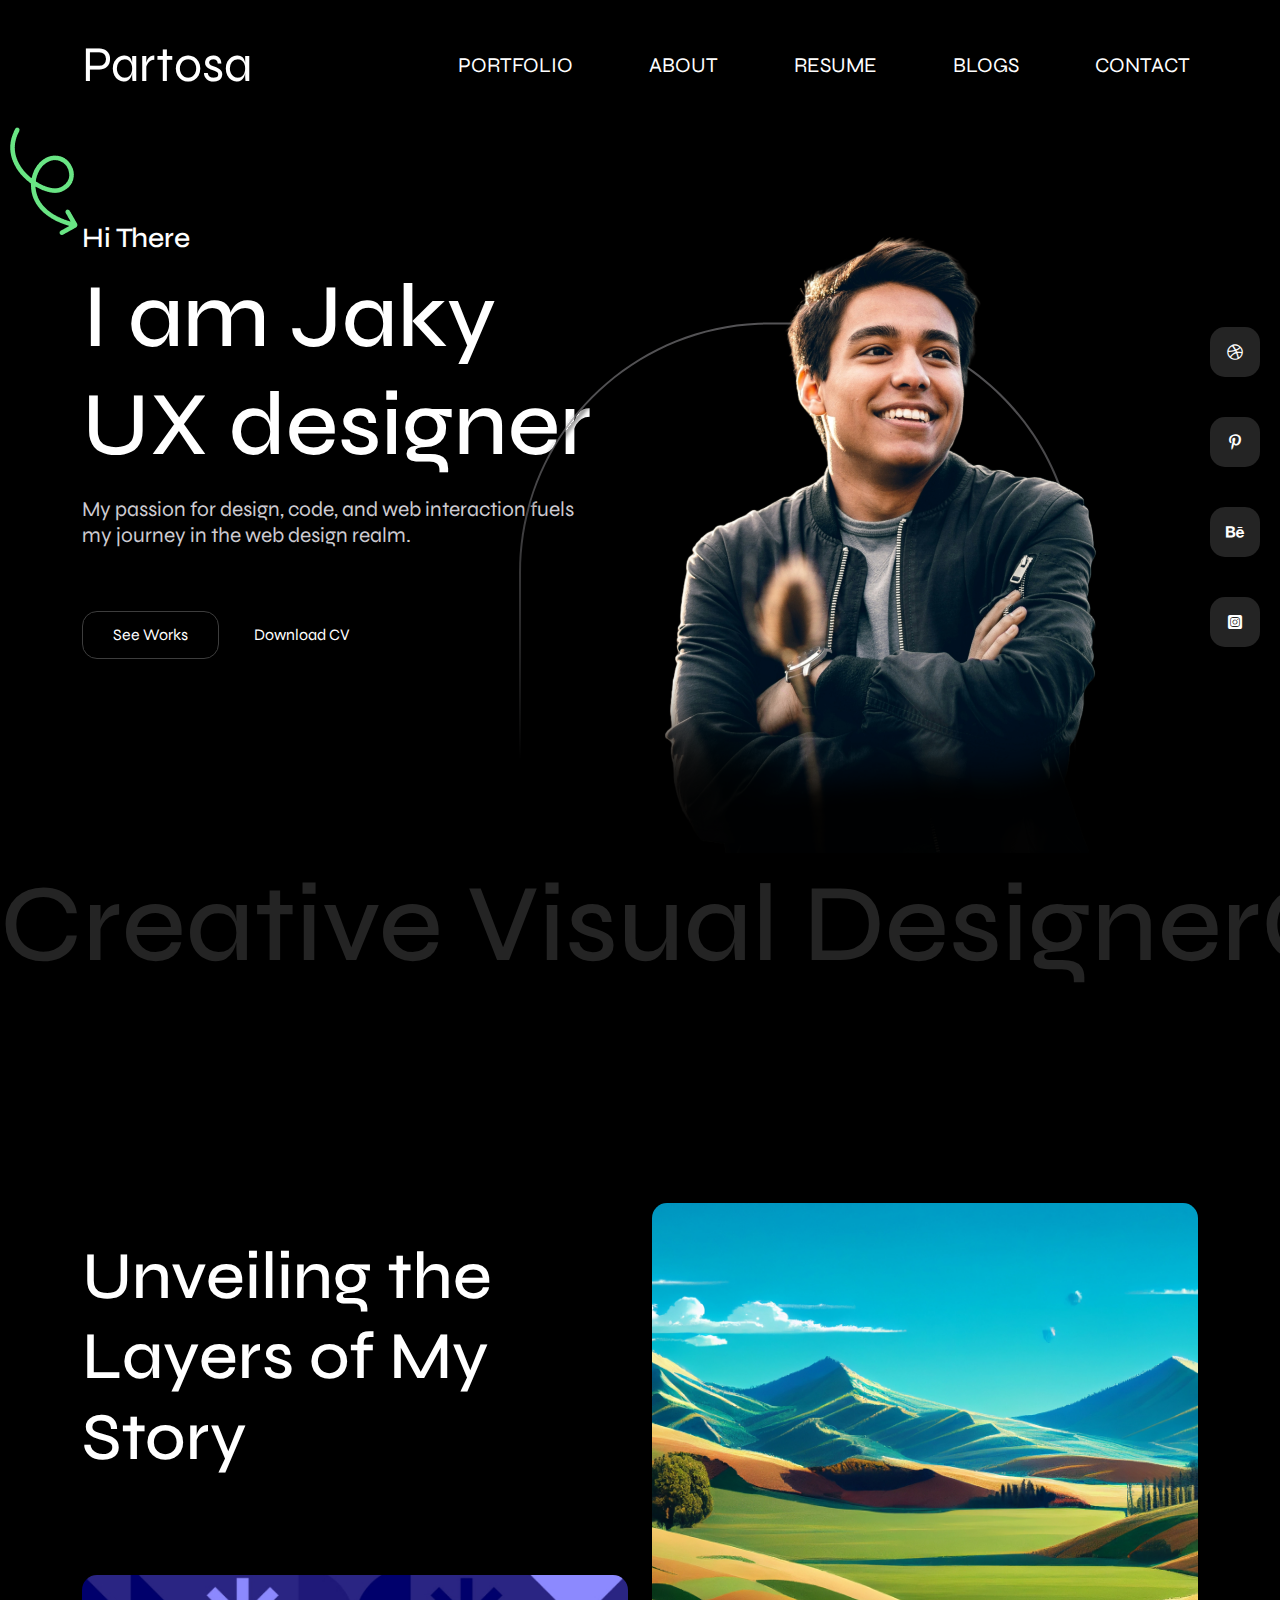
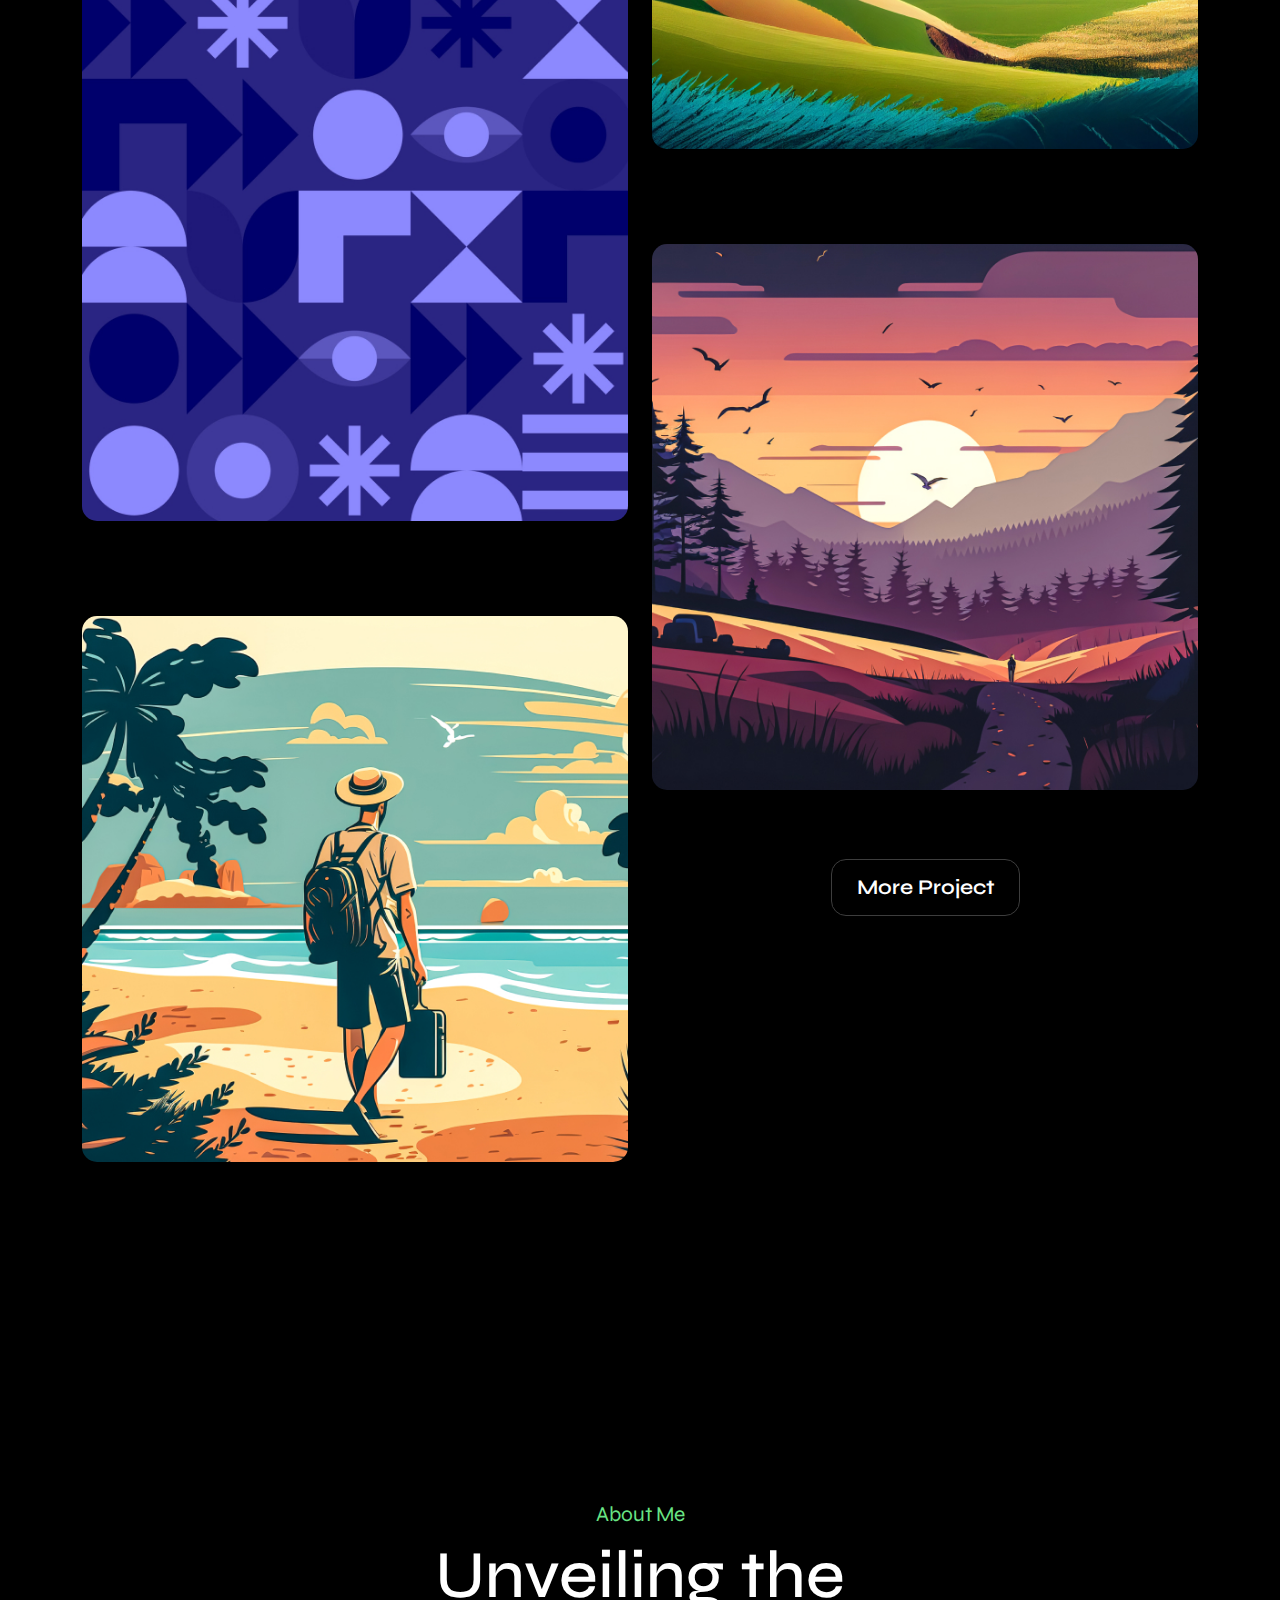
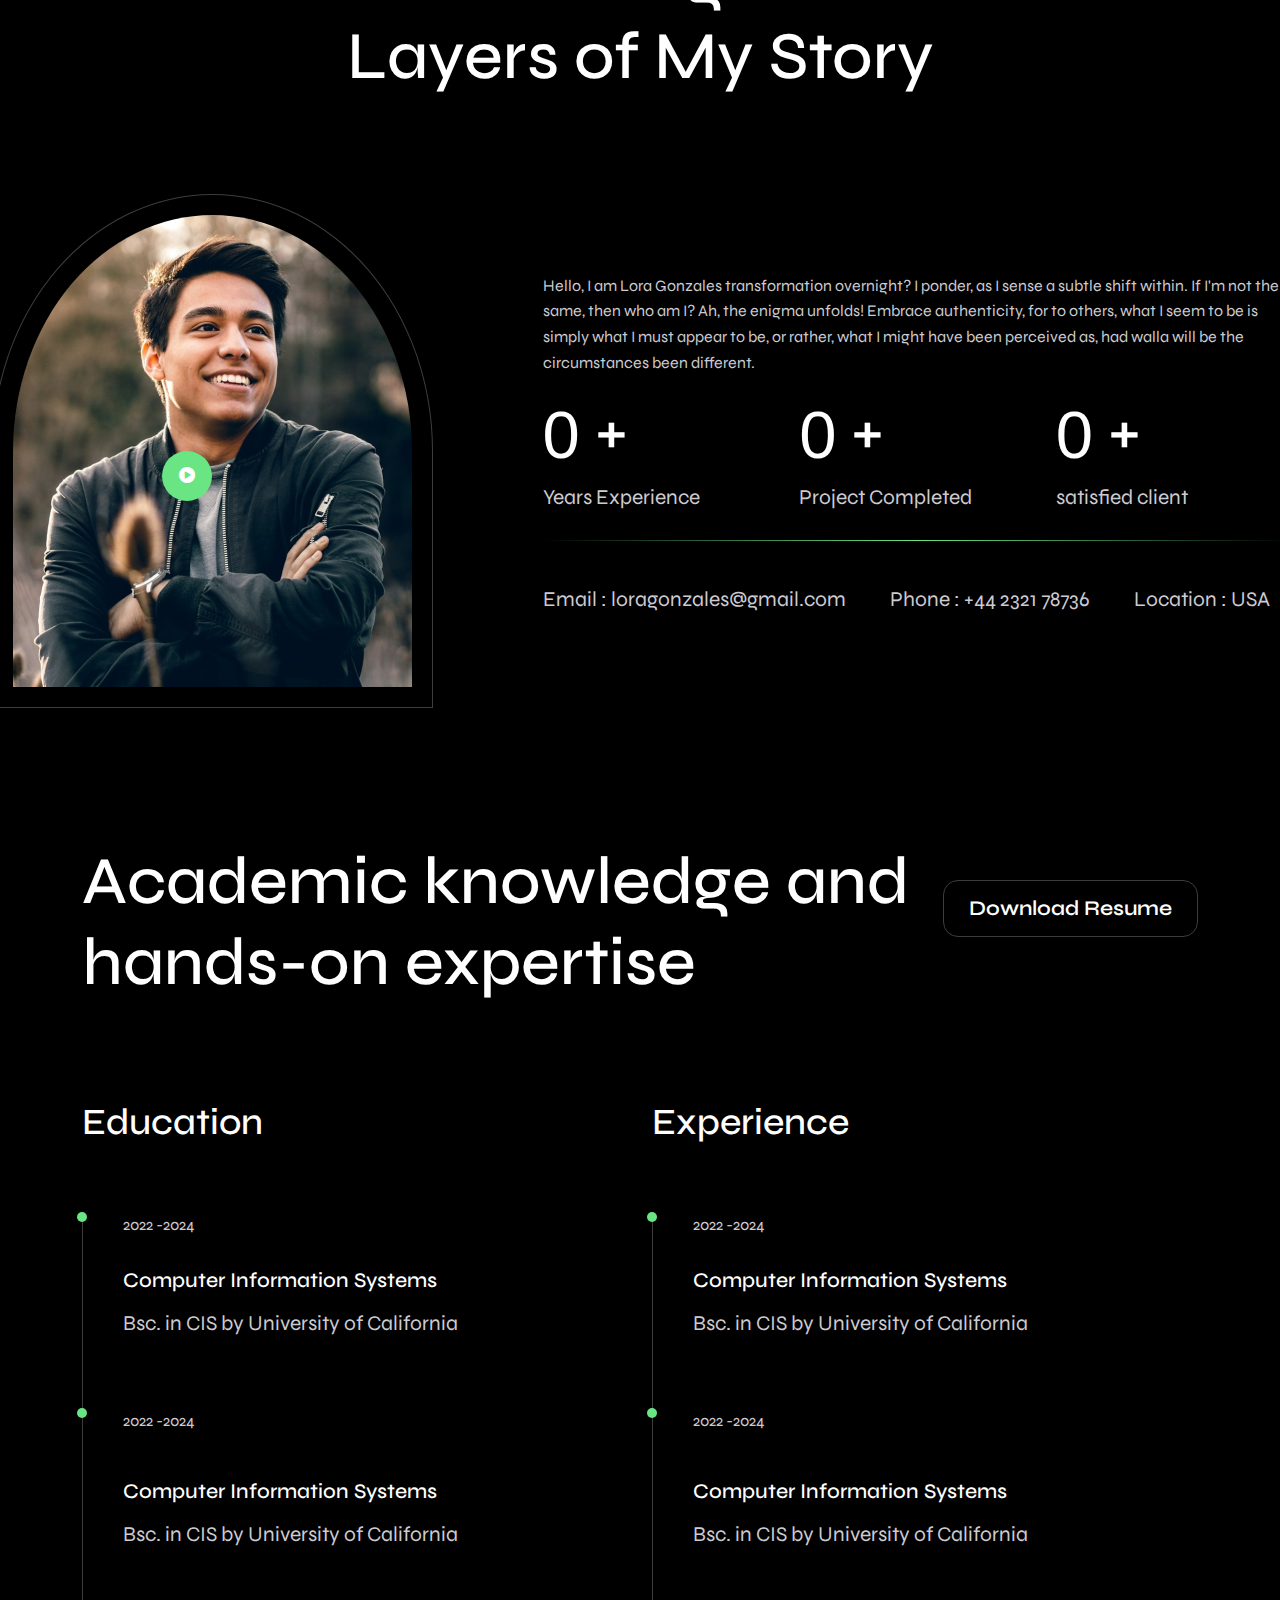
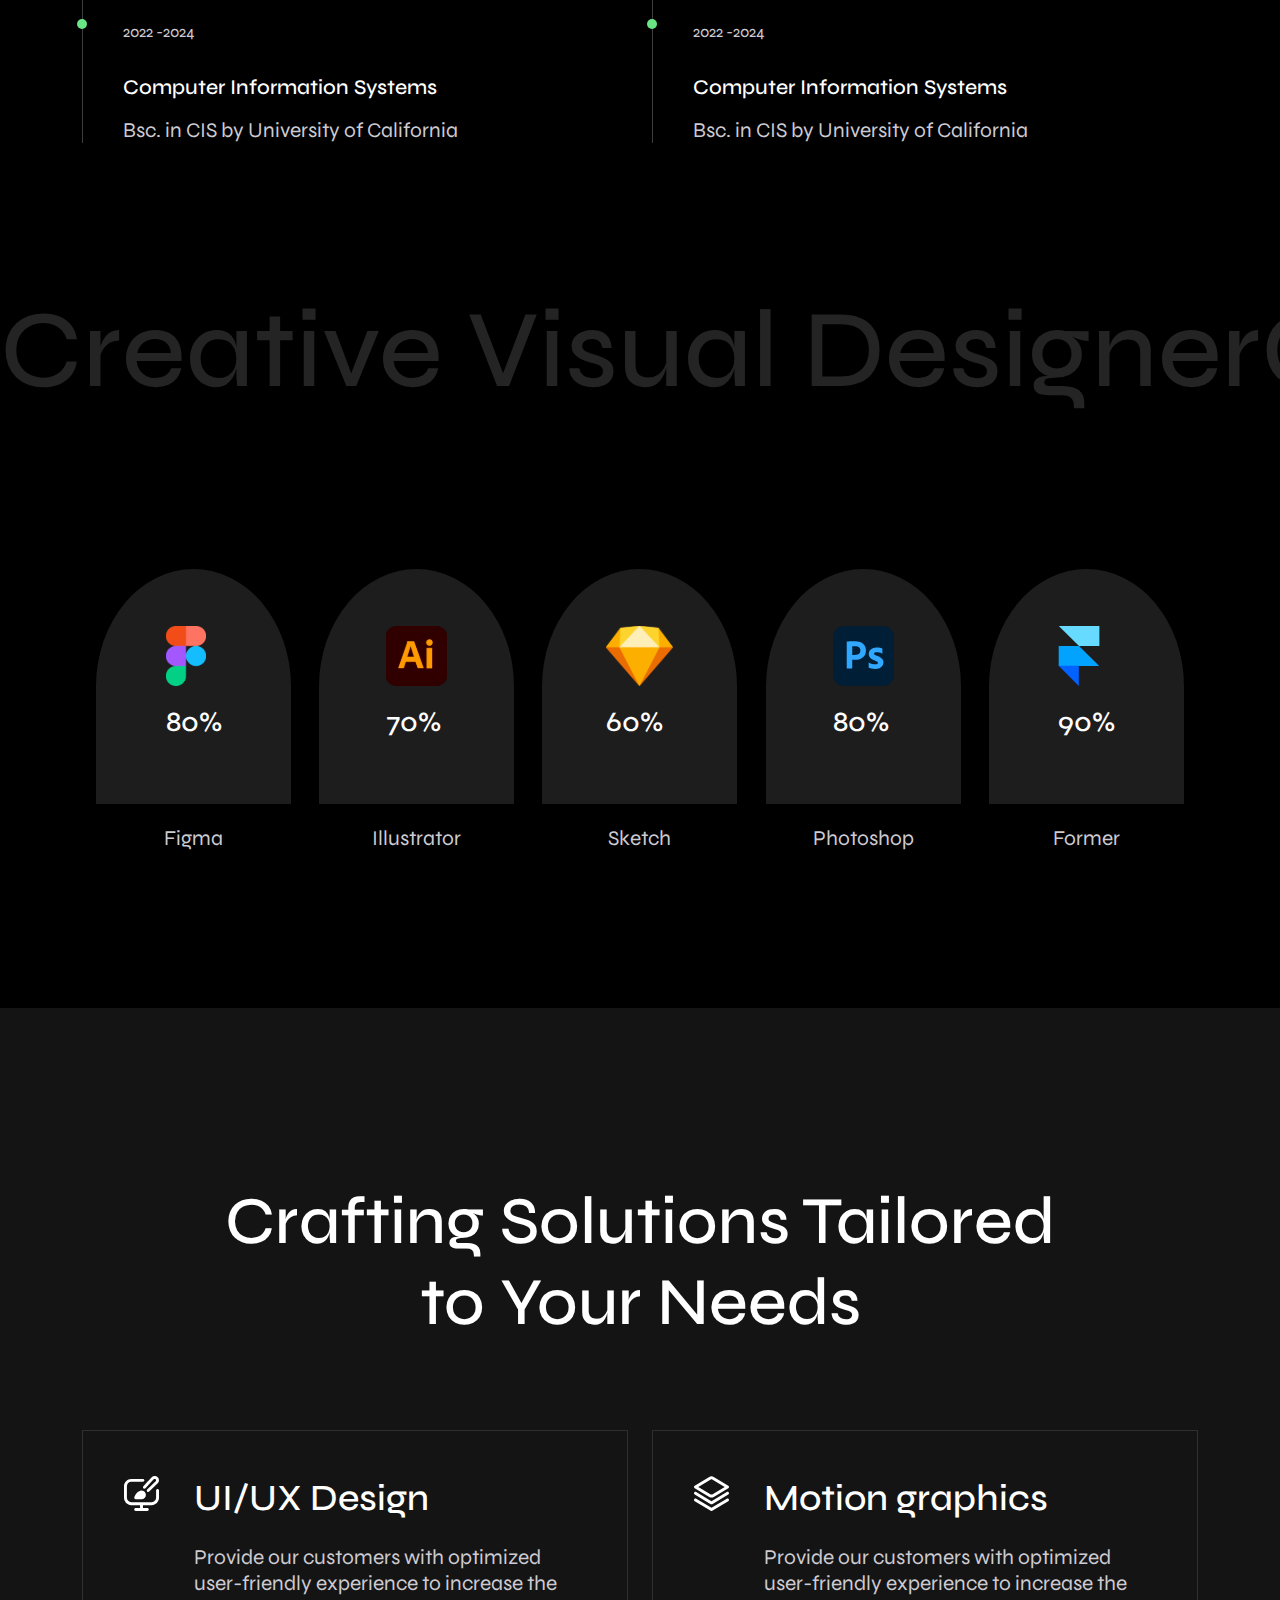
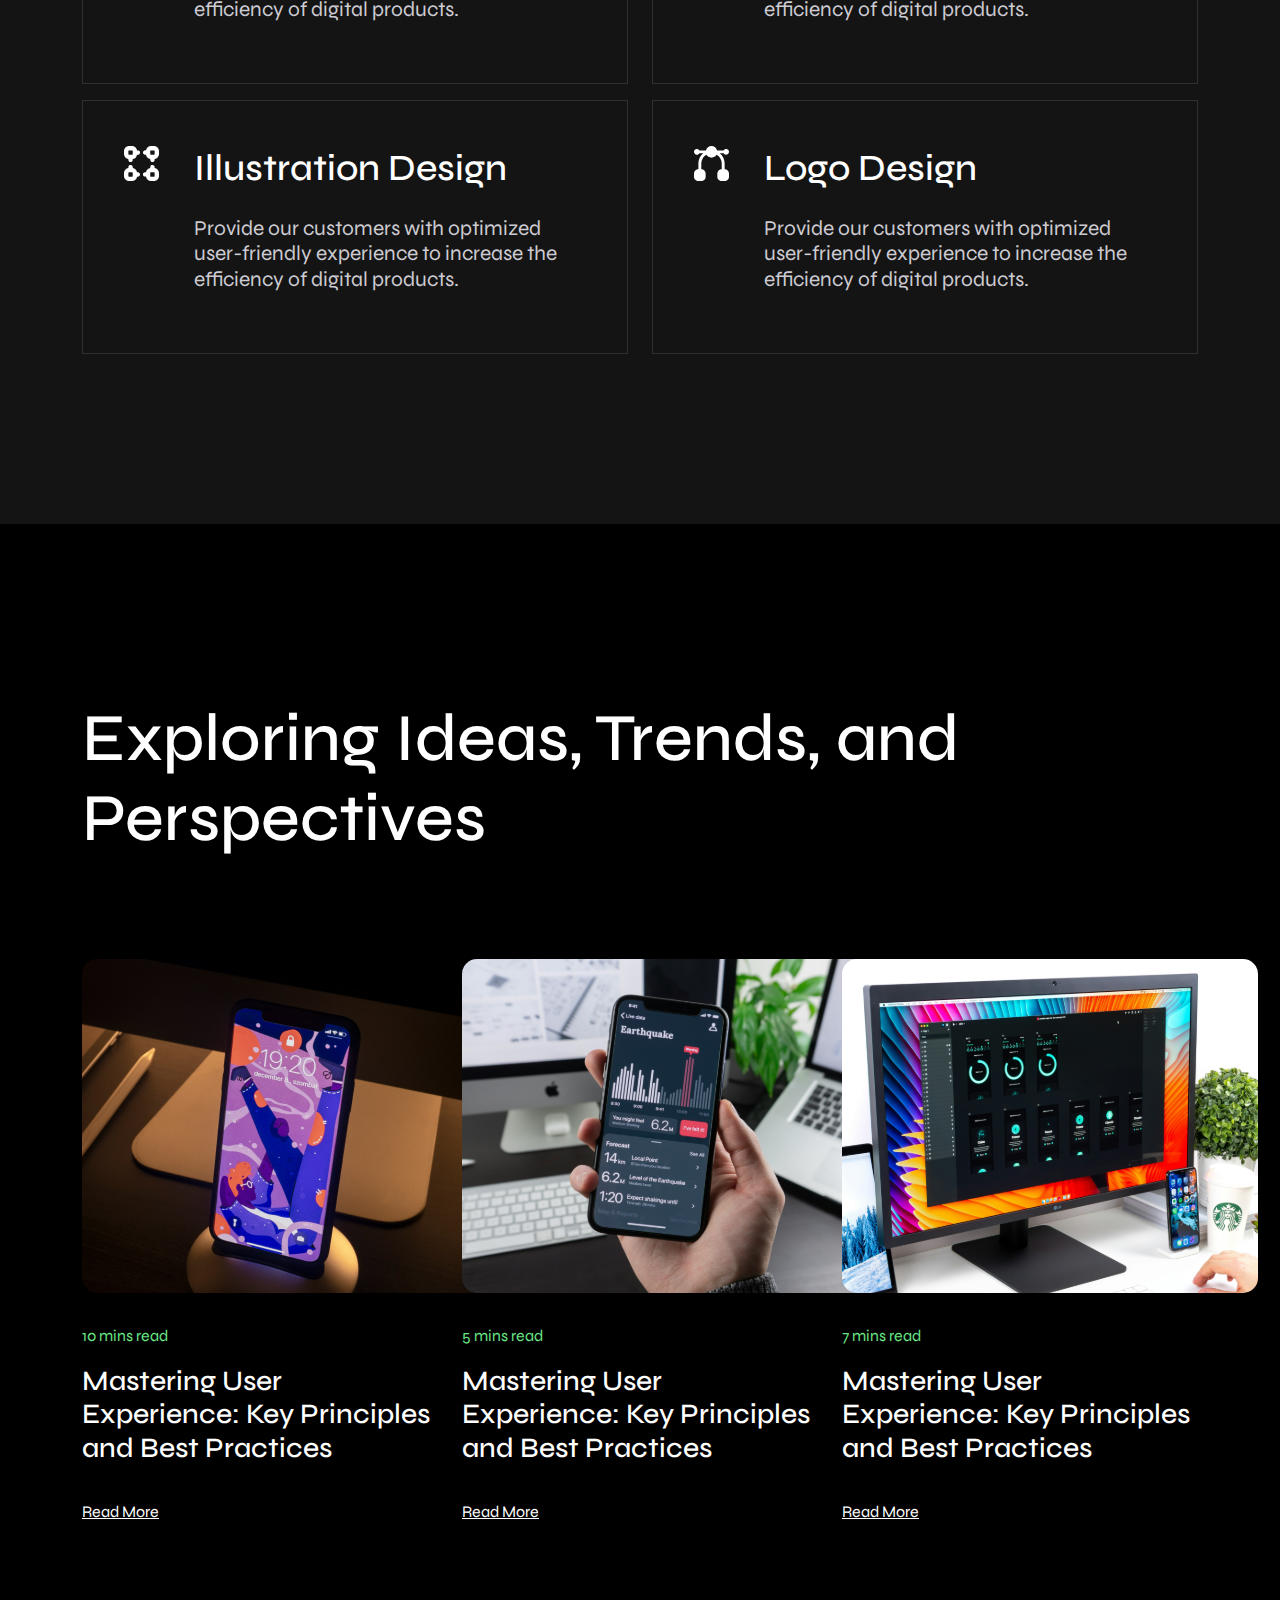
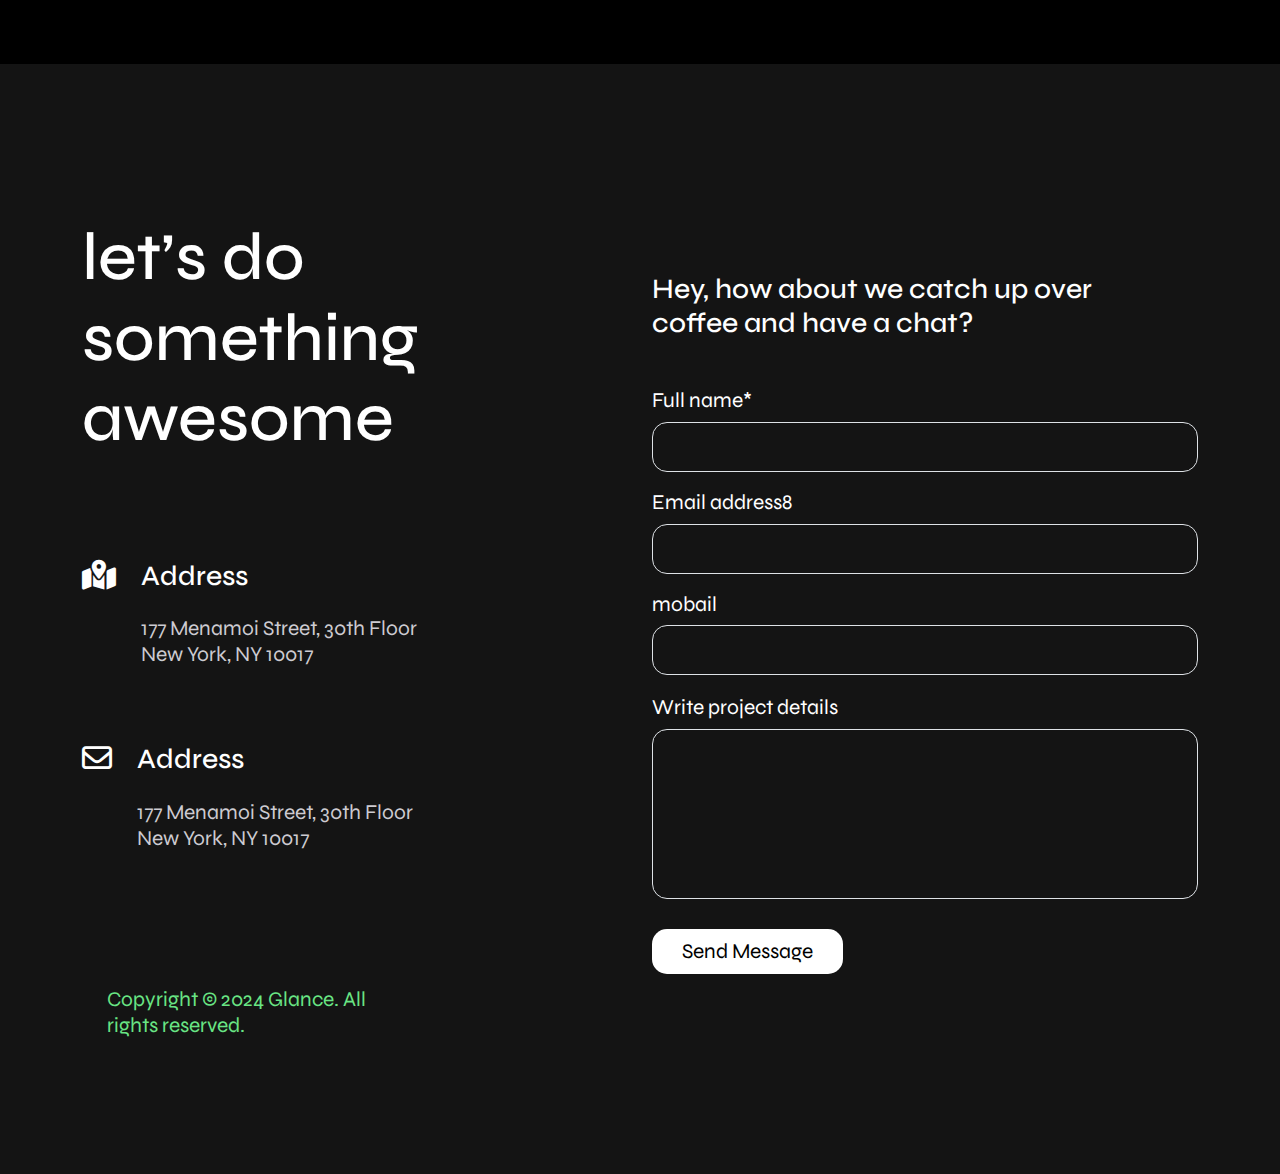
<file: index.html>
<!DOCTYPE html>
<html lang="en">

<head>
    <meta charset="UTF-8">
    <meta name="viewport" content="width=device-width, initial-scale=1.0">
    <!-- font -->
    <link rel="preconnect" href="https://fonts.googleapis.com">
    <link rel="preconnect" href="https://fonts.gstatic.com" crossorigin>
    <link href="https://fonts.googleapis.com/css2?family=Syne:wght@400..800&display=swap" rel="stylesheet">
    <!-- font awesome -->
    <link rel="stylesheet" href="./assest/cssFile/plugin/fontawesome.min.css">
    <link rel="stylesheet" href="./assest/cssFile/plugin/bootstrap.min.css">
    <link rel="stylesheet" href="./assest/cssFile/plugin/animate.css">
    <link rel="stylesheet" href="./assest/cssFile/plugin/odometer.theme.default.css">
    <link rel="stylesheet" href="./css/style.css">
    <title>Partosa</title>
</head>

<body class="bg-black text-white">
    <!-- <header>
        <div class="container">
            <div class="cs_header cs_pt_45 cs_pb_55 d-flex justify-content-between align-items-center ">
                <div class="cs_header_left">
                    <h2 class="cs_fs_50">Partosa</h2>
                </div>
                <div class="cs_header_right">
                    <ul class="m-0 ">
                        <li><a href="#">Home</a></li>
                        <li><a href="#">portfolio</a></li>
                        <li><a href="#">about</a></li>
                        <li><a href="#">Resume</a></li>
                        <li><a href="#">blog</a></li>
                        <li><a href="#">contact</a></li>
                    </ul>
                </div>
            </div>
        </div>
    </header> -->
 
    <nav class="navbar navbar-expand-lg cs_pt_45 cs_pb_40">
        <div class="container ">
          <a class="navbar-brand cs_fs_50 text-white" href="#">Partosa</a>
          <button class="navbar-toggler bg-white" type="button" data-bs-toggle="collapse" data-bs-target="#navbarTogglerDemo02" aria-controls="navbarTogglerDemo02" aria-expanded="false" aria-label="Toggle navigation">
            <span class="navbar-toggler-icon "></span>
          </button>
          <div class="collapse navbar-collapse cs_header_right" id="navbarTogglerDemo02">
            <ul class="navbar-nav ms-auto mb-2 mb-lg-0 ">
              <li class="nav-item">
                <a class="nav-link active" aria-current="page" href="#">Home</a>
              </li>
              <li class="nav-item">
                <a class="nav-link" href="#">portfolio</a>
              </li>
              <li class="nav-item">
                <a class="nav-link " aria-disabled="true">About</a>
              </li>
              <li class="nav-item">
                <a class="nav-link " aria-disabled="true">Resume</a>
              </li>
              <li class="nav-item">
                <a class="nav-link " aria-disabled="true" href="blog_details.html">Blogs</a>
              </li>
              <li class="nav-item">
                <a class="nav-link " aria-disabled="true">Contact</a>
              </li>
            </ul>
           
          </div>
        </div>
      </nav>

    <section class="">
        <div class="container position-relative">
            <div class="cs_hero row cs_pt_95 justify-content-around ">
                <div class="cs_hero_left col-lg-6 cs_hero_animation">
                    <div class="cs_section_heading cs_pb_47">
                        <div class="cs_section_heading_in">
                            <h4 class="cs_fs_28  wow fadeInUp" data-wow-duration="0.8s" data-wow-delay="0.3s">Hi There</h4>
                            <h1 class="cs_fs_90 cs_pb_10">I am Jaky <br> UX designer</h1>
                            <p class="cs_fs_21 ">My passion for design, code, and web interaction fuels <br> my journey
                                in the web design realm.</p>

                        </div>
                    </div>
                    <div class="cs_hero_btn d-flex align-items-center cs_column_gap_35">
                        <a href="#" class="cs_btn cs_pt_10 cs_pb_10 cs_pl_30 cs_pr_30 cs_br_15">See Works</a>
                        <a href="#" class="cs_btn border-0"> Download CV</a>
                    </div>
                </div>
                <div class="cs_hero_right col-lg-6 position-relative">
                    <img src="./assest/img/men.png" alt="men">
                    <img class="cs_hero_image_border position-absolute" src="./assest/img/border.svg" alt="border">
                </div>
            </div>
            <img class="cs_hero_vector position-absolute" src="./assest/img/Vector.png" alt="Vector">
            <div class="cs_social_btns position-absolute d-flex flex-column align-items-center ">
                <a class="d-flex align-items-center justify-content-center" href="#"><i
                        class="fa-brands fa-dribbble"></i></a>
                <a class="d-flex align-items-center justify-content-center" href="#"><i
                        class="fa-brands fa-pinterest-p"></i></a>
                <a class="d-flex align-items-center justify-content-center" href="#"><i
                        class="fa-brands fa-behance"></i></a>
                <a class="d-flex align-items-center justify-content-center" href="#"> <i
                        class="fa-brands fa-square-instagram"></i>
                </a>

            </div>
        </div>
        <div class="cs_moving_wrap d-flex align-items-center ">
            <h2 class="cs_moving_text text-nowrap">Creative Visual Designer </h2>
            <h2 class="cs_moving_text text-nowrap">Creative Visual Designer </h2>
            <h2 class="cs_moving_text text-nowrap">Creative Visual Designer </h2>
            <h2 class="cs_moving_text text-nowrap">Creative Visual Designer </h2>
        </div>
    </section>

    <!-- start portfolio -->
    <section class="cs_portfolio cs_pt_200 cs_pb_200">
        <div class="container">
            <div class="row cs_row_gap_100">
                <div class="col-lg-6 ">
                    <div class="cs_section_heading cs_pb_90">
                        <div class="cs_section_heading_in ">
                            <h4 class="cs_fs_21 fw-normal text_green wow fadeInLeft" data-wow-duration="0.8s" data-wow-delay="0.3s">Portfolio</h4>
                            <h1 class="cs_fs_67">Unveiling the <br> Layers of My Story</h1>
            
                        </div>
                    </div>
                  <div class="image_name  position-relative">
                    <img class=" portfolio_img" src="./assest/img/magicpattern-saRKnTHBEhU-unsplash 1.jpg" alt="portfolio">
                  <div class="d-flex justify-content-center">
                    <div class="cs_btn cs_portfolio_btn cs_br_15 text-black position-absolute d-flex ">
                        <a class="text-black cs_fs_28 fw-semibold " href="#">Magic Pattern</a>
                   <a href="#"><img src="./assest/img/Arrow.svg" alt="arrow"></a>
                    </div>
                  </div>
                  </div>
                  <div class="image_name cs_pt_95  position-relative">
                    <img class="portfolio_img " src="./assest/img/young-man-beach-by-sea-generative-ai 1.jpg" alt="portfolio">
                  <div class="d-flex justify-content-center">
                    <div class="cs_btn cs_portfolio_btn cs_br_15 text-black position-absolute d-flex ">
                        <a class="text-black cs_fs_28 fw-semibold " href="#">Magic Pattern</a>
                   <a href="#"><img src="./assest/img/Arrow.svg" alt="arrow"></a>
                    </div>
                  </div>
                  </div>
                    
                </div>
                <div class="col-lg-6">
                    <div class="image_name  position-relative">
                        <img class="portfolio_img" src="./assest/img/idyllic-rural-scene-green-meadow-sunset-sky-generative-ai 1.jpg" alt="portfolio">
                      <div class="d-flex justify-content-center">
                        <div class="cs_btn cs_portfolio_btn cs_br_15 text-black position-absolute d-flex ">
                            <a class="text-black cs_fs_28 fw-semibold " href="#">Magic Pattern</a>
                       <a href="#"><img src="./assest/img/Arrow.svg" alt="arrow"></a>
                        </div>
                      </div>
                      </div>
                      <div class="image_name cs_pt_95 position-relative">
                        <img class="portfolio_img" src="./assest/img/sunset-silhouettes-trees-mountains-generative-ai 1.jpg" alt="portfolio">
                      <div class="d-flex justify-content-center">
                        <div class="cs_btn cs_portfolio_btn cs_br_15 text-black position-absolute d-flex ">
                            <a class="text-black cs_fs_28 fw-semibold " href="#">Magic Pattern</a>
                       <a href="#"><img src="./assest/img/Arrow.svg" alt="arrow"></a>
                        </div>
                      </div>
                      </div>
               
                    <div class="cs_pt_85 text-center">
                        <a class="cs_btn cs_br_15 cs_pl_25 cs_pr_25 cs_pt_15 cs_pb_15 cs_fs_21 fw-semibold" href="#">More Project</a>
                    </div>
                </div> 
                
            </div>
        </div>

    </section>
    <!-- end portfolio -->
    <!-- start about me -->
    <section class="cs_pt_140 cs_pb_140">
        <div class="cs_section_heading cs_pb_90">
            <div class="cs_section_heading_in text-center">
                <h4 class="cs_fs_21 fw-normal text_green" data-wow-duration="0.8s" data-wow-delay="0.3s">About Me</h4>
                <h1 class="cs_fs_67">Unveiling the <br> Layers of My Story</h1>

            </div>
        </div>
        <div class="cs_aboutMe">
            <div class="container">
                <div class="cs_aboutMe_in d-flex align-items-center justify-content-center">
                    <div class="cs_aboutMe_right position-relative ">
                        <img src="./assest/img/warren-VVEwJJRRHgk-unsplash 1.jpg" alt="">
                        <div class="play_btn d-flex  align-items-center justify-content-center rounded-circle">
                            <a href="https://www.youtube.com/watch?v=6mqmmUmX5iQ"><i
                                    class="fa-solid fa-circle-play"></i></a>

                        </div>
                    </div>
                    <div class="cs_aboutMe_story cs_pb_35 cs_pt_35">
                        <p>Hello, I am Lora Gonzales transformation overnight? I ponder, as I sense a subtle shift
                            within. If I'm not the same, then who am I? Ah, the enigma unfolds! Embrace authenticity,
                            for to others, what I seem to be is simply what I must appear to be, or rather, what I might
                            have been perceived as, had walla will be the circumstances been different.</p>
                        <div class="row cs_experience">
                            <div class="col-4">
                                <h2 class="cs_fs_67 " >
                                    <span class="odometer" data-count-to="07">0</span>
                                    <span>+</span>
                                </h2>
                                <p class="cs_fs_21 fw-normal">Years Experience</p>
                            </div>
                            <div class="col-4">
                                <h2 class="cs_fs_67 " >
                                    <span class="odometer" data-count-to="160">000</span>
                                    <span>+</span>
                                </h2>
                                <p class="cs_fs_21 fw-normal text-nowrap">Project Completed</p>
                            </div>
                            <div class="col-4">
                                <h2 class="cs_fs_67 "> 
                                    <span class="odometer" data-count-to=" 200" >000</span>
                                      <span >+</span></h2>
                                <p class="cs_fs_21 fw-normal">satisfied client</p>
                                

                            </div>
                        </div>
                        <img src="./assest/img/line.svg" alt="line">
                        <p class="cs_fs_21 cs_pt_35">
                            <span class="cs_pr_40">Email : loragonzales@gmail.com </span> <span class="cs_pr_40"> Phone
                                : +44 2321 78736</span> <span>Location : USA</span>
                        </p>
                    </div>
                </div>
            </div>
        </div>
        <div class="cs_resume">
            <div class="container">
                <div class="cs_section_heading cs_pb_90 cs_pt_100 d-flex align-items-center justify-content-between">
                    <div class="cs_section_heading_in ">
                        <h4 class="cs_fs_21 fw-normal text_green wow fadeInLeft" data-wow-delay="0.3s" data-wow-duration="0.8s">Resume</h4>
                        <h1 class="cs_fs_67">Academic knowledge and <br> hands-on expertise</h1>

                    </div>
                    <div class="cs_section_heading_right">
                        <a href="#" class="cs_btn cs_pb_15 cs_pt_15 cs_pr_25 cs_pl_25 cs_br_15 cs_fs_21 fw-semibold">
                            Download Resume</a>

                    </div>
                </div>

                <div class="row cs_pb_120 cs_row_gap_100">
                    <div class="col-lg-6">
                        <div class="cs_resume_wrap">
                            <div class="cs_resume_title ">
                                <h2 class="cs_fs_37">Education</h2>
                            </div>
                            <div class="cs_resume_height_60"></div>
                            <div class="cs_resume_timeline_wrap">

                                <div class="cs_resume_timeline cs_pb_55">
                                    <p class="cs_pb_30 m-0">2022 -2024</p>
                                    <h4 class="cs_fs_21 cs_pb_10">Computer Information Systems</h4>
                                    <p class="cs_fs_21 fw-normal">Bsc. in CIS by University of California</p>
                                </div>
                                <div class="cs_resume_timeline cs_pb_55">
                                    <p class="cs_pb_30 ">2022 -2024</p>
                                    <h4 class="cs_fs_21 cs_pb_10">Computer Information Systems</h4>
                                    <p class="cs_fs_21 fw-normal">Bsc. in CIS by University of California</p>
                                </div>
                                <div class="cs_resume_timeline">
                                    <p class="cs_pb_30 m-0">2022 -2024</p>
                                    <h4 class="cs_fs_21 cs_pb_10">Computer Information Systems</h4>
                                    <p class="cs_fs_21 fw-normal">Bsc. in CIS by University of California</p>
                                </div>
                            </div>
                        </div>
                    </div>
                    <div class="col-lg-6">
                        <div class="cs_resume_wrap">
                            <div class="cs_resume_title ">
                                <h2 class="cs_fs_37">Experience</h2>
                            </div>
                            <div class="cs_resume_height_60"></div>
                            <div class="cs_resume_timeline_wrap">

                                <div class="cs_resume_timeline cs_pb_55">
                                    <p class="cs_pb_30 m-0">2022 -2024</p>
                                    <h4 class="cs_fs_21 cs_pb_10">Computer Information Systems</h4>
                                    <p class="cs_fs_21 fw-normal">Bsc. in CIS by University of California</p>
                                </div>
                                <div class="cs_resume_timeline cs_pb_55">
                                    <p class="cs_pb_30 ">2022 -2024</p>
                                    <h4 class="cs_fs_21 cs_pb_10">Computer Information Systems</h4>
                                    <p class="cs_fs_21 fw-normal">Bsc. in CIS by University of California</p>
                                </div>
                                <div class="cs_resume_timeline">
                                    <p class="cs_pb_30 m-0">2022 -2024</p>
                                    <h4 class="cs_fs_21 cs_pb_10">Computer Information Systems</h4>
                                    <p class="cs_fs_21 fw-normal">Bsc. in CIS by University of California</p>
                                </div>
                            </div>
                        </div>
                    </div>
                </div>
            </div>
        </div>
        <div class="cs_moving_wrap d-flex align-items-center ">
            <h2 class="cs_moving_text text-nowrap">Creative Visual Designer </h2>
            <h2 class="cs_moving_text text-nowrap">Creative Visual Designer </h2>
            <h2 class="cs_moving_text text-nowrap">Creative Visual Designer </h2>
            <h2 class="cs_moving_text text-nowrap">Creative Visual Designer </h2>
        </div>

        <div class="cs_skill cs_pt_140">
            <div class="container">
                <div class="cs_skill_in d-flex flex-wrap align-items-center justify-content-around">
                    <div class="cs_skill_data">
                        <div class="cs_skill_data_in d-flex align-items-center justify-content-center">
                            <div>
                                <img class="cs_pb_20" src="./assest/img/figma-logo.svg" alt="">
                                <h3>80%</h3>
                            </div>
                        </div>
                        <p class="cs_fs_21 cs_pt_22 text-center">Figma</p>
                    </div>
                    <div class="cs_skill_data">
                        <div class="cs_skill_data_in d-flex align-items-center justify-content-center">
                            <div>
                                <img class="cs_pb_20" src="./assest/img/Adobe_Illustrator_CC_icon 1.svg" alt="">
                                <h3>70%</h3>
                            </div>
                        </div>
                        <p class="cs_fs_21 cs_pt_22 text-center">Illustrator</p>
                    </div>
                    <div class="cs_skill_data">
                        <div class="cs_skill_data_in d-flex align-items-center justify-content-center">
                            <div>
                                <img class="cs_pb_20" src="./assest/img/Sketch_Logo.svg" alt="">
                                <h3>60%</h3>
                            </div>
                        </div>
                        <p class="cs_fs_21 cs_pt_22 text-center">Sketch</p>
                    </div>
                    <div class="cs_skill_data">
                        <div class="cs_skill_data_in d-flex align-items-center justify-content-center">
                            <div>
                                <img class="cs_pb_20" src="./assest/img/Adobe_Photoshop_CC_icon 1.svg" alt="">
                                <h3>80%</h3>
                            </div>
                        </div>
                        <p class="cs_fs_21 cs_pt_22 text-center">Photoshop</p>
                    </div>
                    <div class="cs_skill_data">
                        <div class="cs_skill_data_in d-flex align-items-center justify-content-center">
                            <div>
                                <img class="cs_pb_20" src="./assest//img/Groupzigzag.svg" alt="">
                                <h3>90%</h3>
                            </div>
                        </div>
                        <p class="cs_fs_21 cs_pt_22 text-center">Former</p>
                    </div>
                </div>
            </div>
        </div>
    </section>
    <!-- end about me -->
    <!-- start service section -->

    <section>
        <div class="cs_service cs_pb_170 cs_pt_140">
            <div class="container">
                <div class="cs_section_heading cs_pb_80">
                    <div class="cs_section_heading_in text-center">
                        <h4 class="cs_fs_21 text_green wow fadeInUp" data-wow-duration="0.8s" data-wow-delay="0.3s">service</h4>
                        <h1 class="cs_fs_67">Crafting Solutions Tailored <br> to Your Needs</h1>
                    </div>
                </div>

                    <div class="cs_service_in">
                        <div class="row row-gap-3">
                            <div class="col-lg-6">
                                <div class="cs_service_data cs_pt_45 cs_pb_45 cs_pl_41 cs_pr_41 d-flex cs_column_gap_35">
                                    <div class="cs_service_icon">
                                        <img src="./assest/img/services/customize-computer.svg" alt="computer">
                                    </div>
                                    <div class="cs_service_title">
                                        <h3 class="cs_fs_37 cs_pb_25 m-0">UI/UX Design</h3>
                                        <p class="cs_fs_21">Provide our customers with optimized user-friendly experience to increase the
                                            efficiency of digital products.</p>
                                    </div>
                                </div>
                            </div>
                            <div class="col-lg-6">
                                <div class="cs_service_data cs_pt_45 cs_pb_45 cs_pl_41 cs_pr_41 d-flex cs_column_gap_35">
                                    <div class="cs_service_icon">
                                        <img src="./assest/img/services/layers.svg" alt="computer">
                                    </div>
                                    <div class="cs_service_title">
                                        <h3 class="cs_fs_37 cs_pb_25 m-0">Motion graphics</h3>
                                        <p class="cs_fs_21">Provide our customers with optimized user-friendly experience to increase the
                                            efficiency of digital products.</p>
                                    </div>
                                </div>
                            </div>
                            <div class="col-lg-6">
                                <div class="cs_service_data cs_pt_45 cs_pb_45 cs_pl_41 cs_pr_41 d-flex cs_column_gap_35">
                                    <div class="cs_service_icon">
                                        <img src="./assest/img/services/vector (3).svg" alt="computer">
                                    </div>
                                    <div class="cs_service_title">
                                        <h3 class="cs_fs_37 cs_pb_25 m-0">Illustration Design</h3>
                                        <p class="cs_fs_21">Provide our customers with optimized user-friendly experience to increase the
                                            efficiency of digital products.</p>
                                    </div>
                                </div>
                            </div>
                            <div class="col-lg-6">
                                <div class="cs_service_data cs_pt_45 cs_pb_45 cs_pl_41 cs_pr_41 d-flex cs_column_gap_35">
                                    <div class="cs_service_icon">
                                        <img src="./assest/img/services/vector-alt.svg" alt="computer">
                                    </div>
                                    <div class="cs_service_title">
                                        <h3 class="cs_fs_37 cs_pb_25 m-0">Logo Design</h3>
                                        <p class="cs_fs_21">Provide our customers with optimized user-friendly experience to increase the
                                            efficiency of digital products.</p>
                                    </div>
                                </div>
                            </div>
                           
                        
                    </div>
                </div>
            </div>

        </div>
    </section>

    <!-- end service section -->
    <!-- start blog section -->
    <section class="cs_pt_140 cs_pb_140">
       <div class="container">
        <div class="cs_section_heading cs_pb_90 cs_pb_93">
            <div class="cs_section_heading_in ">
                <h4 class="cs_fs_21 text_green fw-normal wow fadeInLeft" data-wow-duration="0.8s" data-wow-delay="0.3s">blog</h4>
                <h1 class="cs_fs_67">Exploring Ideas, Trends, and <br> Perspectives</h1>

            </div>
        </div>
        <div class="cs_blog">
            <div class="row">
                <div class="col-lg-4">
                    <div class="cs_blog_in">
                        <div class="cs_blog_thumb cs_pb_30">
                            <img class="cs_br_15" src="./assest/img/blog/balazs-ketyi-74tfa1hJQws-unsplash 1.jpg" alt="blog1">
                        </div>
                        <div class="cs_blog_details">
                            <p class="text_green">10 mins read</p>
                            <h3 class="cs_pb_25 cs_fs_28">Mastering User Experience: Key Principles and Best Practices</h3>
                            <a href="#">Read More</a>
                        </div>
                    </div>
                </div>
                <div class="col-lg-4">
                    <div class="cs_blog_in">
                        <div class="cs_blog_thumb cs_pb_30">
                            <img class="cs_br_15" src="./assest/img/blog/balazs-ketyi-6ba_vdgx_go-unsplash 1.svg" alt="blog1">
                        </div>
                        <div class="cs_blog_details">
                            <p class="text_green">5 mins read</p>
                            <h3 class="cs_pb_25 cs_fs_28">Mastering User Experience: Key Principles and Best Practices</h3>
                            <a href="#">Read More</a>
                        </div>
                    </div>
                </div>
                <div class="col-lg-4">
                    <div class="cs_blog_in">
                        <div class="cs_blog_thumb cs_pb_30">
                            <img class="cs_br_15" src="./assest/img/blog/daniel-korpai-iopITwyUcTA-unsplash 1.svg" alt="blog1">
                        </div>
                        <div class="cs_blog_details">
                            <p class="text_green">7 mins read</p>
                            <h3 class="cs_pb_25 cs_fs_28">Mastering User Experience: Key Principles and Best Practices</h3>
                            <a href="#">Read More</a>
                        </div>
                    </div>
                </div>
                
            </div>
        </div>
       </div>
    </section>
    <!-- start blog section -->
    <!-- start contact section -->
    <section class="cs_contact cs_pb_120 cs_pt_120">
        <div class="container">
            <div class="row align-items-center justify-content-between">
                <div class="col-lg-6 ">
                    <div class="cs_section_heading cs_pb_90 cs_pb_93">
                        <div class="cs_section_heading_in ">
                            <h4 class="cs_fs_21 text_green fw-normal wow fadeInLeft" data-wow-duration="0.8s" data-wow-delay="0.3s">Contact</h4>
                            <h1 class="cs_fs_67">let’s do something <br> awesome</h1>
            
                        </div>
                    </div>
                    <div class="cs_address d-flex">
                        <div class="cs_address_icon cs_pr_25">
                            <a href="#"><i class="fa-solid fa-map-location-dot cs_fs_30 "></i></a>
                        </div>
                        <div class="cs_address_details">
                            <h2 class="cs_fs_28 cs_pb_15">Address</h2>
                            <p class="cs_fs_21">177 Menamoi Street, 30th Floor <br> New York, NY 10017</p>
                        </div>
                    </div>
                    <div class="cs_address d-flex cs_pt_60">
                        <div class="cs_address_icon cs_pr_25">
                            <a href="#"><i class="fa-regular fa-envelope cs_fs_30"></i></a>
                        </div>
                        <div class="cs_address_details">
                            <h2 class="cs_fs_28 cs_pb_15">Address</h2>
                            <p class="cs_fs_21">177 Menamoi Street, 30th Floor <br> New York, NY 10017</p>
                        </div>
                    </div>
                    <div class="cs_pt_120 cs_ml_25">
                        <p class="cs_fs_21 text_green">Copyright © 2024 Glance. All <br> rights reserved.</p>
                    </div>
                </div>
                <div class="col-lg-6">
                    <div class="cs_contact_form">
                        <div class="cs_contact_form_title cs_pb_40">
                            <h2 class="cs_fs_28 c">Hey, how about we catch up over <br> coffee and have a chat?</h2>
                        </div>
                            <form>
                                <div class="cs_pb_18">
                                    <label for="exampleInputEmail1" class="form-label cs_fs_21">Full name*</label>
                                    <input type="name" class="form-control" id="exampleInputEmail1" aria-describedby="emailHelp">
                                    </div>
                                <div class="cs_pb_18">
                                    <label for="exampleInputEmail1" class="form-label cs_fs_21">Email address8</label>
                                    <input type="email" class="form-control" id="exampleInputEmail1" aria-describedby="emailHelp">
                                    </div>
                                <div class="cs_pb_20">
                                    <label for="exampleInputEmail1" class="form-label cs_fs_21">mobail</label>
                                    <input type="email" class="form-control" id="exampleInputEmail1" aria-describedby="emailHelp">
                                    </div>
                                <div class=" cs_pb_40">
                                    <label for="exampleInputEmail1" class="form-label cs_fs_21">Write project details</label>
                                    <input type="email" class="form-control text-ariea" id="exampleInputEmail1" aria-describedby="emailHelp">
                                    </div>
                                    <a class="cs_pt_10 cs_pb_10 cs_pl_30 cs_pr_30 text-black bg-white cs_fs_21 cs_br_15" href="$">Send Message</a>
                            </form>
                        
                    </div>
                </div>
            </div>
        </div>
    </section>
    <!-- end contact section -->

<script src="./assest/jsFile/plugin/jquery-3.7.1.min.js"></script>
<script src="./assest/jsFile/plugin/bootstrap.min.js"></script>
<script src="./assest/jsFile/plugin/wow.min.js"></script>
<script src="./assest/jsFile/plugin/odometer.min.js"></script>
<script src="./assest/jsFile/main.js"></script>
</body>

</html>
</file>
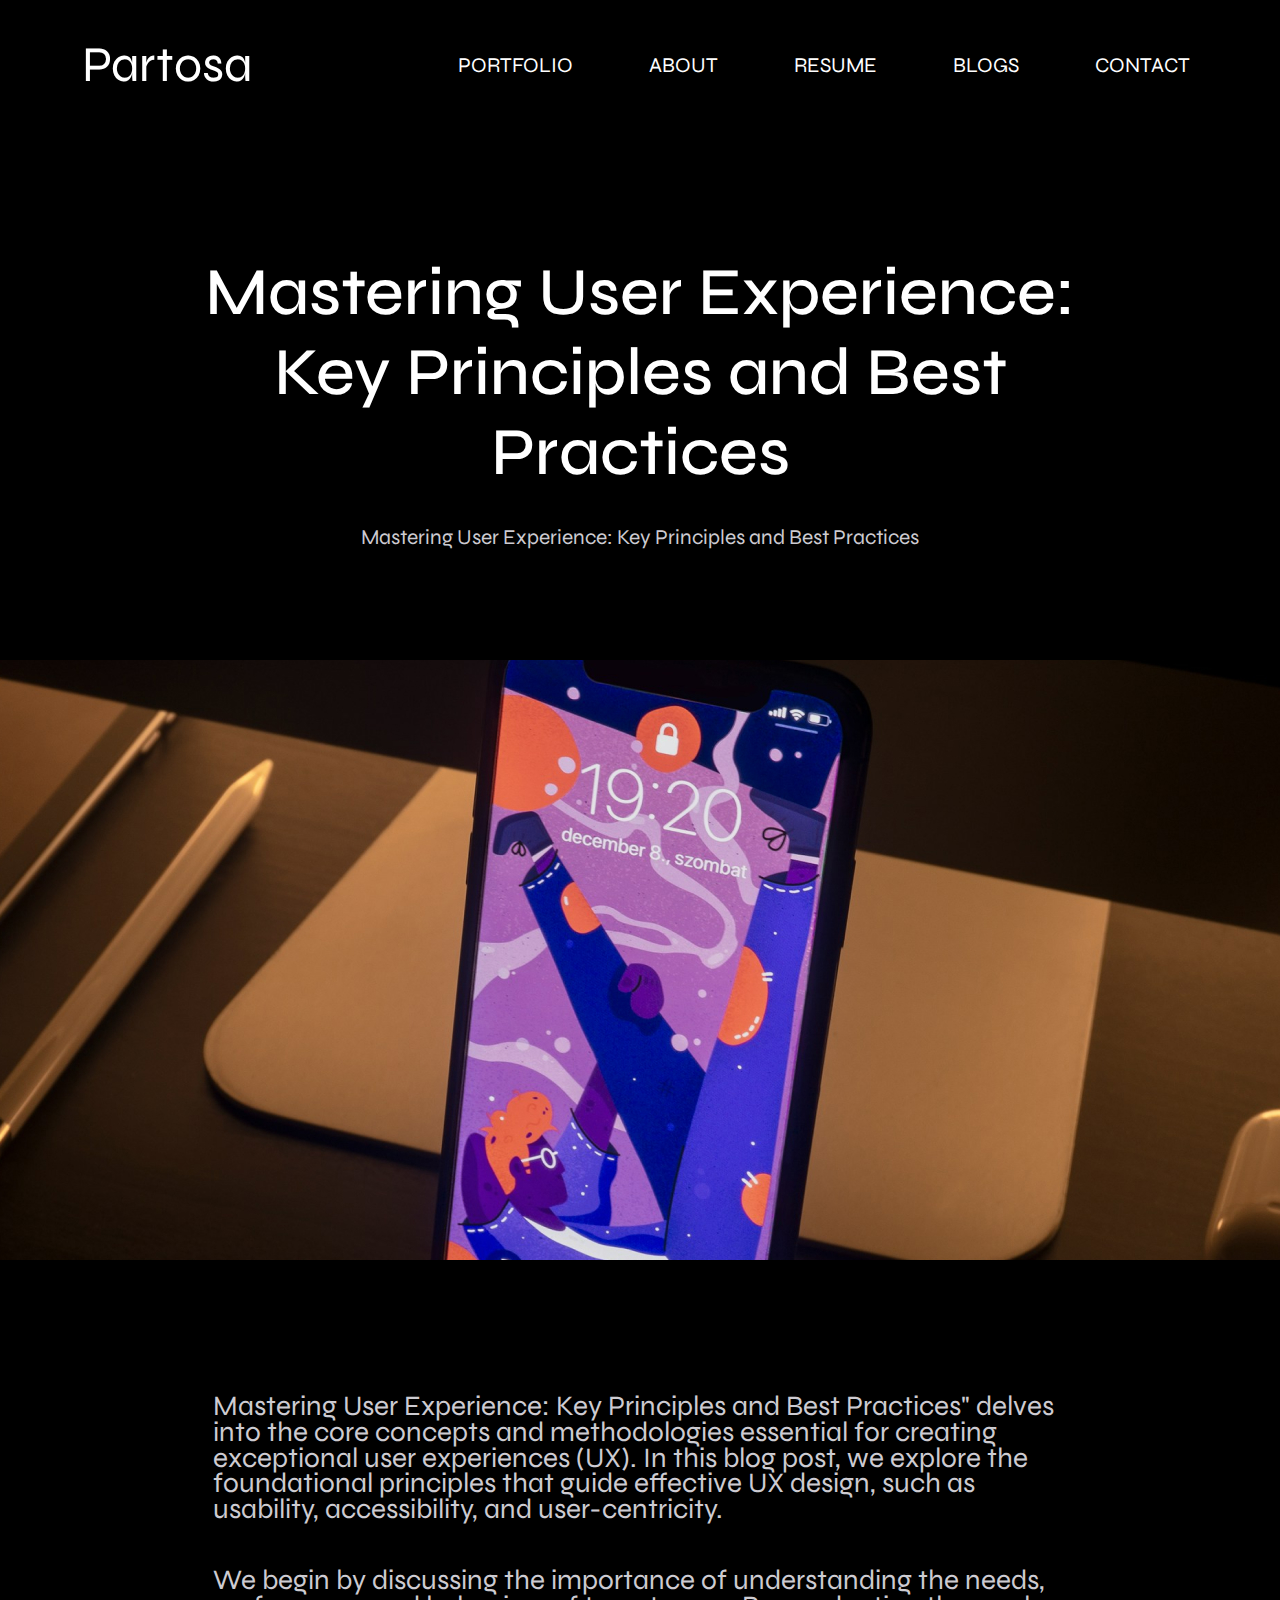
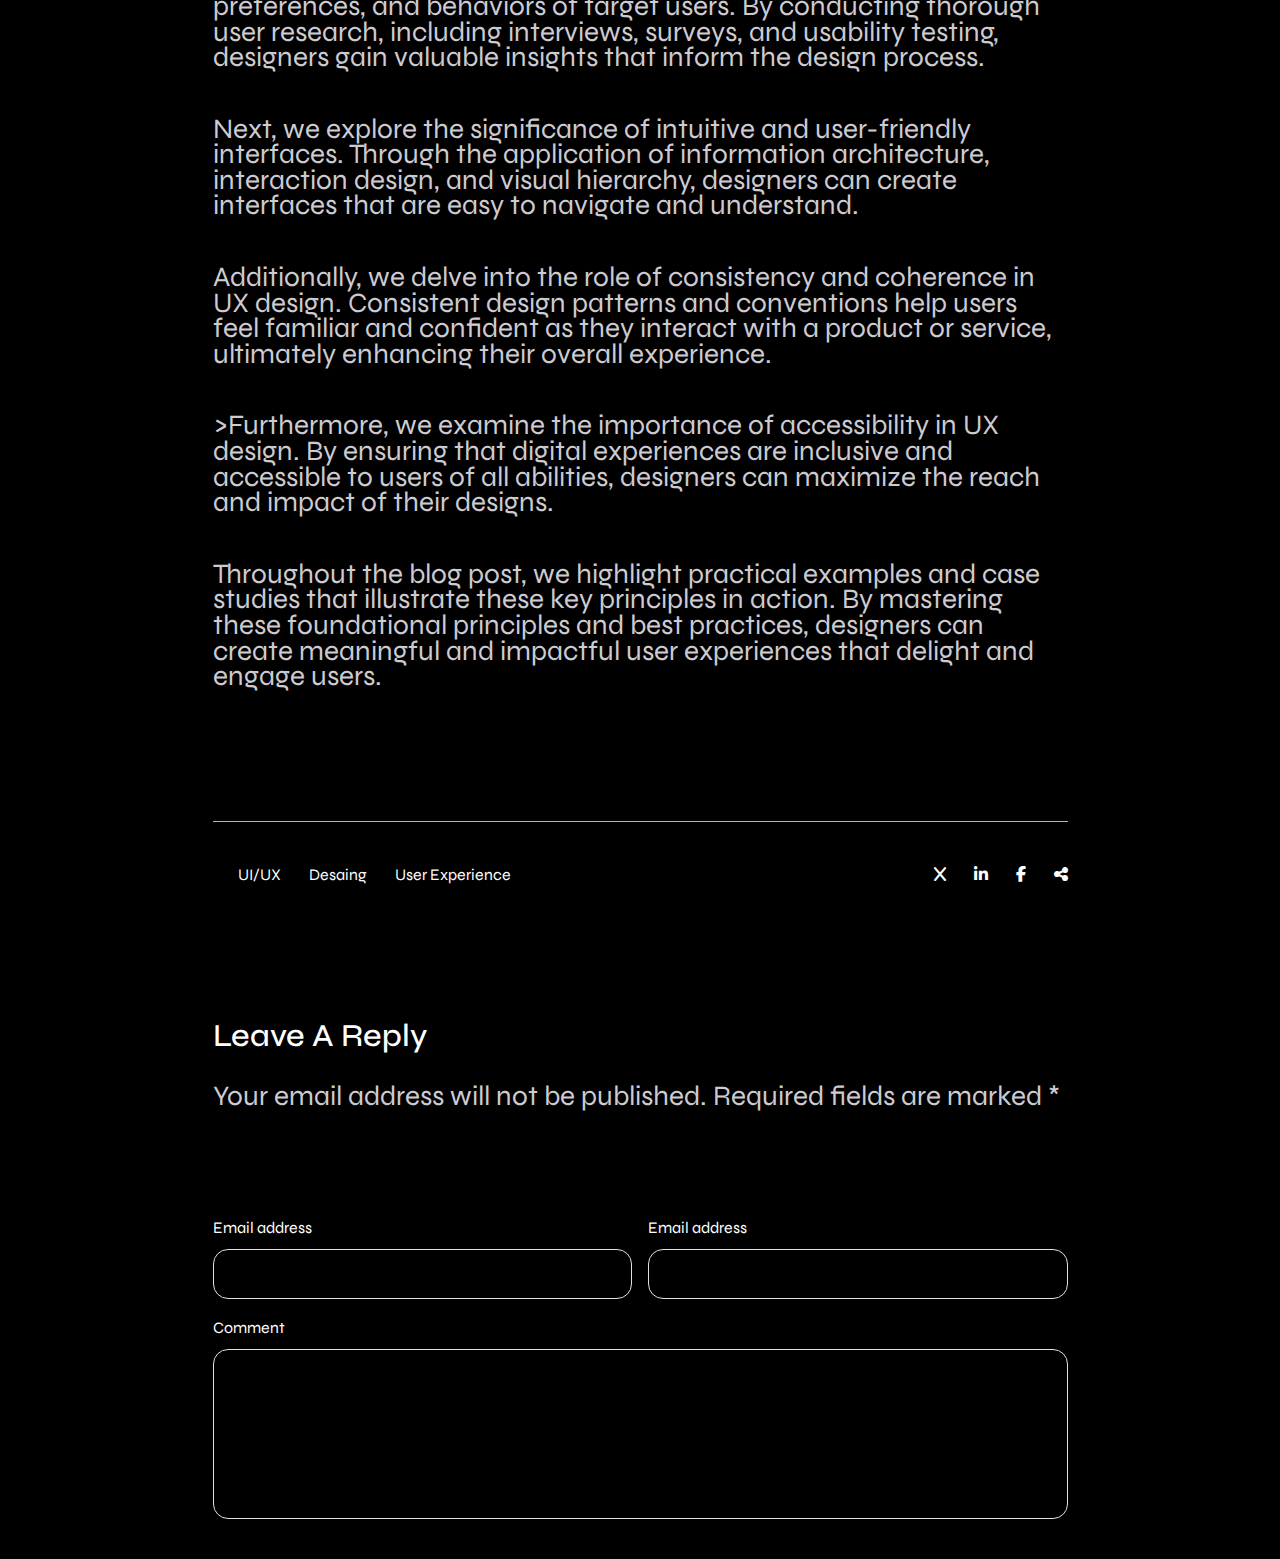
<file: blog_details.html>
<!DOCTYPE html>
<html lang="en">

<head>
    <meta charset="UTF-8">
    <meta name="viewport" content="width=device-width, initial-scale=1.0">
    <link rel="preconnect" href="https://fonts.googleapis.com">
    <link rel="preconnect" href="https://fonts.gstatic.com" crossorigin>
    <link href="https://fonts.googleapis.com/css2?family=Syne:wght@400..800&display=swap" rel="stylesheet">
    <!-- font awesome -->
    <link rel="stylesheet" href="./assest/cssFile/plugin/fontawesome.min.css">
    <link rel="stylesheet" href="./assest/cssFile/plugin/bootstrap.min.css">
    <link rel="stylesheet" href="./assest/cssFile/plugin/animate.css">
    <link rel="stylesheet" href="./css/style.css">
    <title>Blog Details</title>
</head>

<body>
    <nav class="navbar navbar-expand-lg cs_pt_45 cs_pb_40">
        <div class="container ">
          <a class="navbar-brand cs_fs_50 text-white" href="index.html">Partosa</a>
          <button class="navbar-toggler bg-white" type="button" data-bs-toggle="collapse" data-bs-target="#navbarTogglerDemo02" aria-controls="navbarTogglerDemo02" aria-expanded="false" aria-label="Toggle navigation">
            <span class="navbar-toggler-icon "></span>
          </button>
          <div class="collapse navbar-collapse cs_header_right" id="navbarTogglerDemo02">
            <ul class="navbar-nav ms-auto mb-2 mb-lg-0 ">
              <li class="nav-item">
                <a class="nav-link active" aria-current="page" href="#">Home</a>
              </li>
              <li class="nav-item">
                <a class="nav-link" href="index.html">portfolio</a>
              </li>
              <li class="nav-item">
                <a class="nav-link " aria-disabled="true">About</a>
              </li>
              <li class="nav-item">
                <a class="nav-link " aria-disabled="true">Resume</a>
              </li>
              <li class="nav-item">
                <a class="nav-link " aria-disabled="true" href="blog_details.html">Blogs</a>
              </li>
              <li class="nav-item">
                <a class="nav-link " aria-disabled="true">Contact</a>
              </li>
            </ul>
           
          </div>
        </div>
      </nav>

    <section class="cs_blog_details">
        <h2 class="cs_fs_67 text-center cs_pt_125 cs_pb_24 ">Mastering User Experience: <br> Key Principles and Best
            <br> Practices</h2>
        <p class="cs_fs_21  text-center">Mastering User Experience: Key Principles and Best Practices</p>
        <div class="d-flex align-items-center justify-content-center cs_pb_94 cs_pt_94">
            <img src="./assest/img/balazs-ketyi-74tfa1hJQws-unsplash 1.jpg" alt="balaz">
        </div>
       <div class="details ">
        <div class="cs_pb_85" >
            
                
            <p >Mastering User Experience: Key Principles and Best Practices" delves into the core concepts and
                methodologies essential for creating exceptional user experiences (UX). In this blog post, we explore
                the foundational principles that guide effective UX design, such as usability, accessibility, and
                user-centricity.</p>

            <p>We begin by discussing the importance of understanding the needs, preferences, and behaviors of target
                users. By conducting thorough user research, including interviews, surveys, and usability testing,
                designers gain valuable insights that inform the design process.</p>

            <p> Next, we explore the significance of intuitive and user-friendly interfaces. Through the application of
                information architecture, interaction design, and visual hierarchy, designers can create interfaces that
                are easy to navigate and understand.</p>

            <p>Additionally, we delve into the role of consistency and coherence in UX design. Consistent design
                patterns and conventions help users feel familiar and confident as they interact with a product or
                service, ultimately enhancing their overall experience.</p>

            <p>>Furthermore, we examine the importance of accessibility in UX design. By ensuring that digital
                experiences are inclusive and accessible to users of all abilities, designers can maximize the reach and
                impact of their designs.</p>

            <p>Throughout the blog post, we highlight practical examples and case studies that illustrate these key
                principles in action. By mastering these foundational principles and best practices, designers can
                create meaningful and impactful user experiences that delight and engage users.</p>

        </div >
        <div class="cs_border "></div>
        <div class="reding_details d-flex justify-content-between cs_pt_40" >
            <div>
                <span class="cs_pl_25">UI/UX</span>
                <span class="cs_pl_25">Desaing</span>
                <span class="cs_pl_25">User Experience</span>
            </div>
            <div>
                <span class="cs_pl_25"><i class="fa-solid fa-x"></i></span>
                <span class="cs_pl_25"><i class="fa-brands fa-linkedin-in"></i></span>
                <span class="cs_pl_25"><i class="fa-brands fa-facebook-f"></i></span>
                <span class="cs_pl_25"><i class="fa-solid fa-share-nodes"></i></span>
                
            </div>
        </div>

         <!--  -->
       <div class="cs_reply cs_pt_130">
           <div class="cs_input_heading cs_pb_60">
            <h2>Leave A Reply</h2>
            <p class="cs_fs_21 cs_pt_20"> Your email address will not be published. Required fields are marked *</p>

           </div>
            <form action="#">
                <div class="d-flex justify-content-between column-gap-3">
                    <div class="mb-3 w-100">
                        <label for="exampleFormControlInput1" class="form-label">Email address</label>
                        <input type="email" class="form-control w-full" id="exampleFormControlInput1" >
                      </div>
                    <div class="mb-3 w-100">
                        <label for="exampleFormControlInput1" class="form-label">Email address</label>
                        <input type="email" class="form-control w-full" id="exampleFormControlInput1" >
                      </div>
                </div>
                <div class="mb-3">
                    <label for="exampleFormControlInput1" class="form-label">Comment</label>
                    <input type="text" class="form-control input_comment" id="exampleFormControlInput1" >
                  </div>
            </form>
       </div>
       </div>
        
      
    </section>


    <script src="./assest/jsFile/plugin/jquery-3.7.1.min.js"></script>
    <script src="./assest/jsFile/plugin/bootstrap.min.js"></script>
    <script src="./assest/jsFile/plugin/wow.min.js"></script>
    <script src="./assest/jsFile/main.js"></script>
</body>

</html>
</file>
<file: assest/cssFile/plugin/odometer.theme.default.css>
.odometer.odometer-auto-theme, .odometer.odometer-theme-default {
  display: inline-block;
  vertical-align: middle;
  *vertical-align: auto;
  *zoom: 1;
  *display: inline;
  position: relative;
}
.odometer.odometer-auto-theme .odometer-digit, .odometer.odometer-theme-default .odometer-digit {
  display: inline-block;
  vertical-align: middle;
  *vertical-align: auto;
  *zoom: 1;
  *display: inline;
  position: relative;
}
.odometer.odometer-auto-theme .odometer-digit .odometer-digit-spacer, .odometer.odometer-theme-default .odometer-digit .odometer-digit-spacer {
  display: inline-block;
  vertical-align: middle;
  *vertical-align: auto;
  *zoom: 1;
  *display: inline;
  visibility: hidden;
}
.odometer.odometer-auto-theme .odometer-digit .odometer-digit-inner, .odometer.odometer-theme-default .odometer-digit .odometer-digit-inner {
  text-align: left;
  display: block;
  position: absolute;
  top: 0;
  left: 0;
  right: 0;
  bottom: 0;
  overflow: hidden;
}
.odometer.odometer-auto-theme .odometer-digit .odometer-ribbon, .odometer.odometer-theme-default .odometer-digit .odometer-ribbon {
  display: block;
}
.odometer.odometer-auto-theme .odometer-digit .odometer-ribbon-inner, .odometer.odometer-theme-default .odometer-digit .odometer-ribbon-inner {
  display: block;
  -webkit-backface-visibility: hidden;
}
.odometer.odometer-auto-theme .odometer-digit .odometer-value, .odometer.odometer-theme-default .odometer-digit .odometer-value {
  display: block;
  -webkit-transform: translateZ(0);
}
.odometer.odometer-auto-theme .odometer-digit .odometer-value.odometer-last-value, .odometer.odometer-theme-default .odometer-digit .odometer-value.odometer-last-value {
  position: absolute;
}
.odometer.odometer-auto-theme.odometer-animating-up .odometer-ribbon-inner, .odometer.odometer-theme-default.odometer-animating-up .odometer-ribbon-inner {
  -webkit-transition: -webkit-transform 2s;
  -moz-transition: -moz-transform 2s;
  -ms-transition: -ms-transform 2s;
  -o-transition: -o-transform 2s;
  transition: transform 2s;
}
.odometer.odometer-auto-theme.odometer-animating-up.odometer-animating .odometer-ribbon-inner, .odometer.odometer-theme-default.odometer-animating-up.odometer-animating .odometer-ribbon-inner {
  -webkit-transform: translateY(-100%);
  -moz-transform: translateY(-100%);
  -ms-transform: translateY(-100%);
  -o-transform: translateY(-100%);
  transform: translateY(-100%);
}
.odometer.odometer-auto-theme.odometer-animating-down .odometer-ribbon-inner, .odometer.odometer-theme-default.odometer-animating-down .odometer-ribbon-inner {
  -webkit-transform: translateY(-100%);
  -moz-transform: translateY(-100%);
  -ms-transform: translateY(-100%);
  -o-transform: translateY(-100%);
  transform: translateY(-100%);
}
.odometer.odometer-auto-theme.odometer-animating-down.odometer-animating .odometer-ribbon-inner, .odometer.odometer-theme-default.odometer-animating-down.odometer-animating .odometer-ribbon-inner {
  -webkit-transition: -webkit-transform 2s;
  -moz-transition: -moz-transform 2s;
  -ms-transition: -ms-transform 2s;
  -o-transition: -o-transform 2s;
  transition: transform 2s;
  -webkit-transform: translateY(0);
  -moz-transform: translateY(0);
  -ms-transform: translateY(0);
  -o-transform: translateY(0);
  transform: translateY(0);
}

.odometer.odometer-auto-theme, .odometer.odometer-theme-default {
  font-family: "Helvetica Neue", sans-serif;
  line-height: 1.1em;
}
.odometer.odometer-auto-theme .odometer-value, .odometer.odometer-theme-default .odometer-value {
  text-align: center;
}
</file>
<file: css/style.css>
body{color:#fff;background-color:#000;font-family:"Syne",sans-serif;font-size:16px;font-weight:400;line-height:1.6em;overflow-x:hidden}.cs_fs_10{font-size:10px}.cs_fs_11{font-size:11px}.cs_fs_12{font-size:12px}.cs_fs_13{font-size:13px}.cs_fs_14{font-size:14px}.cs_fs_15{font-size:15px}.cs_fs_16{font-size:16px}.cs_fs_17{font-size:17px}.cs_fs_18{font-size:18px}.cs_fs_19{font-size:19px}.cs_fs_20{font-size:20px}.cs_fs_21{font-size:21px}.cs_fs_22{font-size:22px}.cs_fs_23{font-size:23px}.cs_fs_24{font-size:24px}.cs_fs_25{font-size:25px}.cs_fs_26{font-size:26px}.cs_fs_27{font-size:27px}.cs_fs_28{font-size:28px}.cs_fs_29{font-size:29px}.cs_fs_30{font-size:30px}.cs_fs_31{font-size:31px}.cs_fs_32{font-size:32px}.cs_fs_33{font-size:33px}.cs_fs_34{font-size:34px}.cs_fs_35{font-size:35px}.cs_fs_36{font-size:36px}.cs_fs_37{font-size:37px}.cs_fs_38{font-size:38px}.cs_fs_39{font-size:39px}.cs_fs_40{font-size:40px}.cs_fs_41{font-size:41px}.cs_fs_42{font-size:42px}.cs_fs_43{font-size:43px}.cs_fs_44{font-size:44px}.cs_fs_45{font-size:45px}.cs_fs_46{font-size:46px}.cs_fs_47{font-size:47px}.cs_fs_48{font-size:48px}.cs_fs_49{font-size:49px}.cs_fs_50{font-size:50px}.cs_fs_51{font-size:51px}.cs_fs_52{font-size:52px}.cs_fs_53{font-size:53px}.cs_fs_54{font-size:54px}.cs_fs_55{font-size:55px}.cs_fs_56{font-size:56px}.cs_fs_57{font-size:57px}.cs_fs_58{font-size:58px}.cs_fs_59{font-size:59px}.cs_fs_60{font-size:60px}.cs_fs_61{font-size:61px}.cs_fs_62{font-size:62px}.cs_fs_63{font-size:63px}.cs_fs_64{font-size:64px}.cs_fs_65{font-size:65px}.cs_fs_66{font-size:66px}.cs_fs_67{font-size:67px}.cs_fs_68{font-size:68px}.cs_fs_69{font-size:69px}.cs_fs_70{font-size:70px}.cs_fs_71{font-size:71px}.cs_fs_72{font-size:72px}.cs_fs_73{font-size:73px}.cs_fs_74{font-size:74px}.cs_fs_75{font-size:75px}.cs_fs_76{font-size:76px}.cs_fs_77{font-size:77px}.cs_fs_78{font-size:78px}.cs_fs_79{font-size:79px}.cs_fs_80{font-size:80px}.cs_fs_81{font-size:81px}.cs_fs_82{font-size:82px}.cs_fs_83{font-size:83px}.cs_fs_84{font-size:84px}.cs_fs_85{font-size:85px}.cs_fs_86{font-size:86px}.cs_fs_87{font-size:87px}.cs_fs_88{font-size:88px}.cs_fs_89{font-size:89px}.cs_fs_90{font-size:90px}.cs_ml_10{margin-left:10px}.cs_ml_11{margin-left:11px}.cs_ml_12{margin-left:12px}.cs_ml_13{margin-left:13px}.cs_ml_14{margin-left:14px}.cs_ml_15{margin-left:15px}.cs_ml_16{margin-left:16px}.cs_ml_17{margin-left:17px}.cs_ml_18{margin-left:18px}.cs_ml_19{margin-left:19px}.cs_ml_20{margin-left:20px}.cs_ml_21{margin-left:21px}.cs_ml_22{margin-left:22px}.cs_ml_23{margin-left:23px}.cs_ml_24{margin-left:24px}.cs_ml_25{margin-left:25px}.cs_ml_26{margin-left:26px}.cs_ml_27{margin-left:27px}.cs_ml_28{margin-left:28px}.cs_ml_29{margin-left:29px}.cs_ml_30{margin-left:30px}.cs_ml_31{margin-left:31px}.cs_ml_32{margin-left:32px}.cs_ml_33{margin-left:33px}.cs_ml_34{margin-left:34px}.cs_ml_35{margin-left:35px}.cs_ml_36{margin-left:36px}.cs_ml_37{margin-left:37px}.cs_ml_38{margin-left:38px}.cs_ml_39{margin-left:39px}.cs_ml_40{margin-left:40px}.cs_ml_41{margin-left:41px}.cs_ml_42{margin-left:42px}.cs_ml_43{margin-left:43px}.cs_ml_44{margin-left:44px}.cs_ml_45{margin-left:45px}.cs_ml_46{margin-left:46px}.cs_ml_47{margin-left:47px}.cs_ml_48{margin-left:48px}.cs_ml_49{margin-left:49px}.cs_ml_50{margin-left:50px}.cs_ml_51{margin-left:51px}.cs_ml_52{margin-left:52px}.cs_ml_53{margin-left:53px}.cs_ml_54{margin-left:54px}.cs_ml_55{margin-left:55px}.cs_ml_56{margin-left:56px}.cs_ml_57{margin-left:57px}.cs_ml_58{margin-left:58px}.cs_ml_59{margin-left:59px}.cs_ml_60{margin-left:60px}.cs_ml_61{margin-left:61px}.cs_ml_62{margin-left:62px}.cs_ml_63{margin-left:63px}.cs_ml_64{margin-left:64px}.cs_ml_65{margin-left:65px}.cs_ml_66{margin-left:66px}.cs_ml_67{margin-left:67px}.cs_ml_68{margin-left:68px}.cs_ml_69{margin-left:69px}.cs_ml_70{margin-left:70px}.cs_ml_71{margin-left:71px}.cs_ml_72{margin-left:72px}.cs_ml_73{margin-left:73px}.cs_ml_74{margin-left:74px}.cs_ml_75{margin-left:75px}.cs_ml_76{margin-left:76px}.cs_ml_77{margin-left:77px}.cs_ml_78{margin-left:78px}.cs_ml_79{margin-left:79px}.cs_ml_80{margin-left:80px}.cs_ml_81{margin-left:81px}.cs_ml_82{margin-left:82px}.cs_ml_83{margin-left:83px}.cs_ml_84{margin-left:84px}.cs_ml_85{margin-left:85px}.cs_ml_86{margin-left:86px}.cs_ml_87{margin-left:87px}.cs_ml_88{margin-left:88px}.cs_ml_89{margin-left:89px}.cs_ml_90{margin-left:90px}.cs_ml_91{margin-left:91px}.cs_ml_92{margin-left:92px}.cs_ml_93{margin-left:93px}.cs_ml_94{margin-left:94px}.cs_ml_95{margin-left:95px}.cs_ml_96{margin-left:96px}.cs_ml_97{margin-left:97px}.cs_ml_98{margin-left:98px}.cs_ml_99{margin-left:99px}.cs_ml_100{margin-left:100px}.cs_pt_10{padding-top:10px}.cs_pt_11{padding-top:11px}.cs_pt_12{padding-top:12px}.cs_pt_13{padding-top:13px}.cs_pt_14{padding-top:14px}.cs_pt_15{padding-top:15px}.cs_pt_16{padding-top:16px}.cs_pt_17{padding-top:17px}.cs_pt_18{padding-top:18px}.cs_pt_19{padding-top:19px}.cs_pt_20{padding-top:20px}.cs_pt_21{padding-top:21px}.cs_pt_22{padding-top:22px}.cs_pt_23{padding-top:23px}.cs_pt_24{padding-top:24px}.cs_pt_25{padding-top:25px}.cs_pt_26{padding-top:26px}.cs_pt_27{padding-top:27px}.cs_pt_28{padding-top:28px}.cs_pt_29{padding-top:29px}.cs_pt_30{padding-top:30px}.cs_pt_31{padding-top:31px}.cs_pt_32{padding-top:32px}.cs_pt_33{padding-top:33px}.cs_pt_34{padding-top:34px}.cs_pt_35{padding-top:35px}.cs_pt_36{padding-top:36px}.cs_pt_37{padding-top:37px}.cs_pt_38{padding-top:38px}.cs_pt_39{padding-top:39px}.cs_pt_40{padding-top:40px}.cs_pt_41{padding-top:41px}.cs_pt_42{padding-top:42px}.cs_pt_43{padding-top:43px}.cs_pt_44{padding-top:44px}.cs_pt_45{padding-top:45px}.cs_pt_46{padding-top:46px}.cs_pt_47{padding-top:47px}.cs_pt_48{padding-top:48px}.cs_pt_49{padding-top:49px}.cs_pt_50{padding-top:50px}.cs_pt_51{padding-top:51px}.cs_pt_52{padding-top:52px}.cs_pt_53{padding-top:53px}.cs_pt_54{padding-top:54px}.cs_pt_55{padding-top:55px}.cs_pt_56{padding-top:56px}.cs_pt_57{padding-top:57px}.cs_pt_58{padding-top:58px}.cs_pt_59{padding-top:59px}.cs_pt_60{padding-top:60px}.cs_pt_61{padding-top:61px}.cs_pt_62{padding-top:62px}.cs_pt_63{padding-top:63px}.cs_pt_64{padding-top:64px}.cs_pt_65{padding-top:65px}.cs_pt_66{padding-top:66px}.cs_pt_67{padding-top:67px}.cs_pt_68{padding-top:68px}.cs_pt_69{padding-top:69px}.cs_pt_70{padding-top:70px}.cs_pt_71{padding-top:71px}.cs_pt_72{padding-top:72px}.cs_pt_73{padding-top:73px}.cs_pt_74{padding-top:74px}.cs_pt_75{padding-top:75px}.cs_pt_76{padding-top:76px}.cs_pt_77{padding-top:77px}.cs_pt_78{padding-top:78px}.cs_pt_79{padding-top:79px}.cs_pt_80{padding-top:80px}.cs_pt_81{padding-top:81px}.cs_pt_82{padding-top:82px}.cs_pt_83{padding-top:83px}.cs_pt_84{padding-top:84px}.cs_pt_85{padding-top:85px}.cs_pt_86{padding-top:86px}.cs_pt_87{padding-top:87px}.cs_pt_88{padding-top:88px}.cs_pt_89{padding-top:89px}.cs_pt_90{padding-top:90px}.cs_pt_91{padding-top:91px}.cs_pt_92{padding-top:92px}.cs_pt_93{padding-top:93px}.cs_pt_94{padding-top:94px}.cs_pt_95{padding-top:95px}.cs_pt_96{padding-top:96px}.cs_pt_97{padding-top:97px}.cs_pt_98{padding-top:98px}.cs_pt_99{padding-top:99px}.cs_pt_100{padding-top:100px}.cs_pt_101{padding-top:101px}.cs_pt_102{padding-top:102px}.cs_pt_103{padding-top:103px}.cs_pt_104{padding-top:104px}.cs_pt_105{padding-top:105px}.cs_pt_106{padding-top:106px}.cs_pt_107{padding-top:107px}.cs_pt_108{padding-top:108px}.cs_pt_109{padding-top:109px}.cs_pt_110{padding-top:110px}.cs_pt_111{padding-top:111px}.cs_pt_112{padding-top:112px}.cs_pt_113{padding-top:113px}.cs_pt_114{padding-top:114px}.cs_pt_115{padding-top:115px}.cs_pt_116{padding-top:116px}.cs_pt_117{padding-top:117px}.cs_pt_118{padding-top:118px}.cs_pt_119{padding-top:119px}.cs_pt_120{padding-top:120px}.cs_pt_121{padding-top:121px}.cs_pt_122{padding-top:122px}.cs_pt_123{padding-top:123px}.cs_pt_124{padding-top:124px}.cs_pt_125{padding-top:125px}.cs_pt_126{padding-top:126px}.cs_pt_127{padding-top:127px}.cs_pt_128{padding-top:128px}.cs_pt_129{padding-top:129px}.cs_pt_130{padding-top:130px}.cs_pt_131{padding-top:131px}.cs_pt_132{padding-top:132px}.cs_pt_133{padding-top:133px}.cs_pt_134{padding-top:134px}.cs_pt_135{padding-top:135px}.cs_pt_136{padding-top:136px}.cs_pt_137{padding-top:137px}.cs_pt_138{padding-top:138px}.cs_pt_139{padding-top:139px}.cs_pt_140{padding-top:140px}.cs_pt_141{padding-top:141px}.cs_pt_142{padding-top:142px}.cs_pt_143{padding-top:143px}.cs_pt_144{padding-top:144px}.cs_pt_145{padding-top:145px}.cs_pt_146{padding-top:146px}.cs_pt_147{padding-top:147px}.cs_pt_148{padding-top:148px}.cs_pt_149{padding-top:149px}.cs_pt_150{padding-top:150px}.cs_pt_151{padding-top:151px}.cs_pt_152{padding-top:152px}.cs_pt_153{padding-top:153px}.cs_pt_154{padding-top:154px}.cs_pt_155{padding-top:155px}.cs_pt_156{padding-top:156px}.cs_pt_157{padding-top:157px}.cs_pt_158{padding-top:158px}.cs_pt_159{padding-top:159px}.cs_pt_160{padding-top:160px}.cs_pt_161{padding-top:161px}.cs_pt_162{padding-top:162px}.cs_pt_163{padding-top:163px}.cs_pt_164{padding-top:164px}.cs_pt_165{padding-top:165px}.cs_pt_166{padding-top:166px}.cs_pt_167{padding-top:167px}.cs_pt_168{padding-top:168px}.cs_pt_169{padding-top:169px}.cs_pt_170{padding-top:170px}.cs_pt_171{padding-top:171px}.cs_pt_172{padding-top:172px}.cs_pt_173{padding-top:173px}.cs_pt_174{padding-top:174px}.cs_pt_175{padding-top:175px}.cs_pt_176{padding-top:176px}.cs_pt_177{padding-top:177px}.cs_pt_178{padding-top:178px}.cs_pt_179{padding-top:179px}.cs_pt_180{padding-top:180px}.cs_pt_181{padding-top:181px}.cs_pt_182{padding-top:182px}.cs_pt_183{padding-top:183px}.cs_pt_184{padding-top:184px}.cs_pt_185{padding-top:185px}.cs_pt_186{padding-top:186px}.cs_pt_187{padding-top:187px}.cs_pt_188{padding-top:188px}.cs_pt_189{padding-top:189px}.cs_pt_190{padding-top:190px}.cs_pt_191{padding-top:191px}.cs_pt_192{padding-top:192px}.cs_pt_193{padding-top:193px}.cs_pt_194{padding-top:194px}.cs_pt_195{padding-top:195px}.cs_pt_196{padding-top:196px}.cs_pt_197{padding-top:197px}.cs_pt_198{padding-top:198px}.cs_pt_199{padding-top:199px}.cs_pt_200{padding-top:200px}.cs_pt_201{padding-top:201px}.cs_pt_202{padding-top:202px}.cs_pt_203{padding-top:203px}.cs_pt_204{padding-top:204px}.cs_pt_205{padding-top:205px}.cs_pt_206{padding-top:206px}.cs_pt_207{padding-top:207px}.cs_pt_208{padding-top:208px}.cs_pt_209{padding-top:209px}.cs_pt_210{padding-top:210px}.cs_pt_211{padding-top:211px}.cs_pt_212{padding-top:212px}.cs_pt_213{padding-top:213px}.cs_pt_214{padding-top:214px}.cs_pt_215{padding-top:215px}.cs_pt_216{padding-top:216px}.cs_pt_217{padding-top:217px}.cs_pt_218{padding-top:218px}.cs_pt_219{padding-top:219px}.cs_pt_220{padding-top:220px}.cs_pt_221{padding-top:221px}.cs_pt_222{padding-top:222px}.cs_pt_223{padding-top:223px}.cs_pt_224{padding-top:224px}.cs_pt_225{padding-top:225px}.cs_pb_10{padding-bottom:10px}.cs_pb_11{padding-bottom:11px}.cs_pb_12{padding-bottom:12px}.cs_pb_13{padding-bottom:13px}.cs_pb_14{padding-bottom:14px}.cs_pb_15{padding-bottom:15px}.cs_pb_16{padding-bottom:16px}.cs_pb_17{padding-bottom:17px}.cs_pb_18{padding-bottom:18px}.cs_pb_19{padding-bottom:19px}.cs_pb_20{padding-bottom:20px}.cs_pb_21{padding-bottom:21px}.cs_pb_22{padding-bottom:22px}.cs_pb_23{padding-bottom:23px}.cs_pb_24{padding-bottom:24px}.cs_pb_25{padding-bottom:25px}.cs_pb_26{padding-bottom:26px}.cs_pb_27{padding-bottom:27px}.cs_pb_28{padding-bottom:28px}.cs_pb_29{padding-bottom:29px}.cs_pb_30{padding-bottom:30px}.cs_pb_31{padding-bottom:31px}.cs_pb_32{padding-bottom:32px}.cs_pb_33{padding-bottom:33px}.cs_pb_34{padding-bottom:34px}.cs_pb_35{padding-bottom:35px}.cs_pb_36{padding-bottom:36px}.cs_pb_37{padding-bottom:37px}.cs_pb_38{padding-bottom:38px}.cs_pb_39{padding-bottom:39px}.cs_pb_40{padding-bottom:40px}.cs_pb_41{padding-bottom:41px}.cs_pb_42{padding-bottom:42px}.cs_pb_43{padding-bottom:43px}.cs_pb_44{padding-bottom:44px}.cs_pb_45{padding-bottom:45px}.cs_pb_46{padding-bottom:46px}.cs_pb_47{padding-bottom:47px}.cs_pb_48{padding-bottom:48px}.cs_pb_49{padding-bottom:49px}.cs_pb_50{padding-bottom:50px}.cs_pb_51{padding-bottom:51px}.cs_pb_52{padding-bottom:52px}.cs_pb_53{padding-bottom:53px}.cs_pb_54{padding-bottom:54px}.cs_pb_55{padding-bottom:55px}.cs_pb_56{padding-bottom:56px}.cs_pb_57{padding-bottom:57px}.cs_pb_58{padding-bottom:58px}.cs_pb_59{padding-bottom:59px}.cs_pb_60{padding-bottom:60px}.cs_pb_61{padding-bottom:61px}.cs_pb_62{padding-bottom:62px}.cs_pb_63{padding-bottom:63px}.cs_pb_64{padding-bottom:64px}.cs_pb_65{padding-bottom:65px}.cs_pb_66{padding-bottom:66px}.cs_pb_67{padding-bottom:67px}.cs_pb_68{padding-bottom:68px}.cs_pb_69{padding-bottom:69px}.cs_pb_70{padding-bottom:70px}.cs_pb_71{padding-bottom:71px}.cs_pb_72{padding-bottom:72px}.cs_pb_73{padding-bottom:73px}.cs_pb_74{padding-bottom:74px}.cs_pb_75{padding-bottom:75px}.cs_pb_76{padding-bottom:76px}.cs_pb_77{padding-bottom:77px}.cs_pb_78{padding-bottom:78px}.cs_pb_79{padding-bottom:79px}.cs_pb_80{padding-bottom:80px}.cs_pb_81{padding-bottom:81px}.cs_pb_82{padding-bottom:82px}.cs_pb_83{padding-bottom:83px}.cs_pb_84{padding-bottom:84px}.cs_pb_85{padding-bottom:85px}.cs_pb_86{padding-bottom:86px}.cs_pb_87{padding-bottom:87px}.cs_pb_88{padding-bottom:88px}.cs_pb_89{padding-bottom:89px}.cs_pb_90{padding-bottom:90px}.cs_pb_91{padding-bottom:91px}.cs_pb_92{padding-bottom:92px}.cs_pb_93{padding-bottom:93px}.cs_pb_94{padding-bottom:94px}.cs_pb_95{padding-bottom:95px}.cs_pb_96{padding-bottom:96px}.cs_pb_97{padding-bottom:97px}.cs_pb_98{padding-bottom:98px}.cs_pb_99{padding-bottom:99px}.cs_pb_100{padding-bottom:100px}.cs_pb_101{padding-bottom:101px}.cs_pb_102{padding-bottom:102px}.cs_pb_103{padding-bottom:103px}.cs_pb_104{padding-bottom:104px}.cs_pb_105{padding-bottom:105px}.cs_pb_106{padding-bottom:106px}.cs_pb_107{padding-bottom:107px}.cs_pb_108{padding-bottom:108px}.cs_pb_109{padding-bottom:109px}.cs_pb_110{padding-bottom:110px}.cs_pb_111{padding-bottom:111px}.cs_pb_112{padding-bottom:112px}.cs_pb_113{padding-bottom:113px}.cs_pb_114{padding-bottom:114px}.cs_pb_115{padding-bottom:115px}.cs_pb_116{padding-bottom:116px}.cs_pb_117{padding-bottom:117px}.cs_pb_118{padding-bottom:118px}.cs_pb_119{padding-bottom:119px}.cs_pb_120{padding-bottom:120px}.cs_pb_121{padding-bottom:121px}.cs_pb_122{padding-bottom:122px}.cs_pb_123{padding-bottom:123px}.cs_pb_124{padding-bottom:124px}.cs_pb_125{padding-bottom:125px}.cs_pb_126{padding-bottom:126px}.cs_pb_127{padding-bottom:127px}.cs_pb_128{padding-bottom:128px}.cs_pb_129{padding-bottom:129px}.cs_pb_130{padding-bottom:130px}.cs_pb_131{padding-bottom:131px}.cs_pb_132{padding-bottom:132px}.cs_pb_133{padding-bottom:133px}.cs_pb_134{padding-bottom:134px}.cs_pb_135{padding-bottom:135px}.cs_pb_136{padding-bottom:136px}.cs_pb_137{padding-bottom:137px}.cs_pb_138{padding-bottom:138px}.cs_pb_139{padding-bottom:139px}.cs_pb_140{padding-bottom:140px}.cs_pb_141{padding-bottom:141px}.cs_pb_142{padding-bottom:142px}.cs_pb_143{padding-bottom:143px}.cs_pb_144{padding-bottom:144px}.cs_pb_145{padding-bottom:145px}.cs_pb_146{padding-bottom:146px}.cs_pb_147{padding-bottom:147px}.cs_pb_148{padding-bottom:148px}.cs_pb_149{padding-bottom:149px}.cs_pb_150{padding-bottom:150px}.cs_pb_151{padding-bottom:151px}.cs_pb_152{padding-bottom:152px}.cs_pb_153{padding-bottom:153px}.cs_pb_154{padding-bottom:154px}.cs_pb_155{padding-bottom:155px}.cs_pb_156{padding-bottom:156px}.cs_pb_157{padding-bottom:157px}.cs_pb_158{padding-bottom:158px}.cs_pb_159{padding-bottom:159px}.cs_pb_160{padding-bottom:160px}.cs_pb_161{padding-bottom:161px}.cs_pb_162{padding-bottom:162px}.cs_pb_163{padding-bottom:163px}.cs_pb_164{padding-bottom:164px}.cs_pb_165{padding-bottom:165px}.cs_pb_166{padding-bottom:166px}.cs_pb_167{padding-bottom:167px}.cs_pb_168{padding-bottom:168px}.cs_pb_169{padding-bottom:169px}.cs_pb_170{padding-bottom:170px}.cs_pb_171{padding-bottom:171px}.cs_pb_172{padding-bottom:172px}.cs_pb_173{padding-bottom:173px}.cs_pb_174{padding-bottom:174px}.cs_pb_175{padding-bottom:175px}.cs_pb_176{padding-bottom:176px}.cs_pb_177{padding-bottom:177px}.cs_pb_178{padding-bottom:178px}.cs_pb_179{padding-bottom:179px}.cs_pb_180{padding-bottom:180px}.cs_pb_181{padding-bottom:181px}.cs_pb_182{padding-bottom:182px}.cs_pb_183{padding-bottom:183px}.cs_pb_184{padding-bottom:184px}.cs_pb_185{padding-bottom:185px}.cs_pb_186{padding-bottom:186px}.cs_pb_187{padding-bottom:187px}.cs_pb_188{padding-bottom:188px}.cs_pb_189{padding-bottom:189px}.cs_pb_190{padding-bottom:190px}.cs_pb_191{padding-bottom:191px}.cs_pb_192{padding-bottom:192px}.cs_pb_193{padding-bottom:193px}.cs_pb_194{padding-bottom:194px}.cs_pb_195{padding-bottom:195px}.cs_pb_196{padding-bottom:196px}.cs_pb_197{padding-bottom:197px}.cs_pb_198{padding-bottom:198px}.cs_pb_199{padding-bottom:199px}.cs_pb_200{padding-bottom:200px}.cs_pb_201{padding-bottom:201px}.cs_pb_202{padding-bottom:202px}.cs_pb_203{padding-bottom:203px}.cs_pb_204{padding-bottom:204px}.cs_pb_205{padding-bottom:205px}.cs_pb_206{padding-bottom:206px}.cs_pb_207{padding-bottom:207px}.cs_pb_208{padding-bottom:208px}.cs_pb_209{padding-bottom:209px}.cs_pb_210{padding-bottom:210px}.cs_pb_211{padding-bottom:211px}.cs_pb_212{padding-bottom:212px}.cs_pb_213{padding-bottom:213px}.cs_pb_214{padding-bottom:214px}.cs_pb_215{padding-bottom:215px}.cs_pb_216{padding-bottom:216px}.cs_pb_217{padding-bottom:217px}.cs_pb_218{padding-bottom:218px}.cs_pb_219{padding-bottom:219px}.cs_pb_220{padding-bottom:220px}.cs_pb_221{padding-bottom:221px}.cs_pb_222{padding-bottom:222px}.cs_pb_223{padding-bottom:223px}.cs_pb_224{padding-bottom:224px}.cs_pb_225{padding-bottom:225px}.cs_pl_10{padding-left:10px}.cs_pr_10{padding-right:10px}.cs_pl_11{padding-left:11px}.cs_pr_11{padding-right:11px}.cs_pl_12{padding-left:12px}.cs_pr_12{padding-right:12px}.cs_pl_13{padding-left:13px}.cs_pr_13{padding-right:13px}.cs_pl_14{padding-left:14px}.cs_pr_14{padding-right:14px}.cs_pl_15{padding-left:15px}.cs_pr_15{padding-right:15px}.cs_pl_16{padding-left:16px}.cs_pr_16{padding-right:16px}.cs_pl_17{padding-left:17px}.cs_pr_17{padding-right:17px}.cs_pl_18{padding-left:18px}.cs_pr_18{padding-right:18px}.cs_pl_19{padding-left:19px}.cs_pr_19{padding-right:19px}.cs_pl_20{padding-left:20px}.cs_pr_20{padding-right:20px}.cs_pl_21{padding-left:21px}.cs_pr_21{padding-right:21px}.cs_pl_22{padding-left:22px}.cs_pr_22{padding-right:22px}.cs_pl_23{padding-left:23px}.cs_pr_23{padding-right:23px}.cs_pl_24{padding-left:24px}.cs_pr_24{padding-right:24px}.cs_pl_25{padding-left:25px}.cs_pr_25{padding-right:25px}.cs_pl_26{padding-left:26px}.cs_pr_26{padding-right:26px}.cs_pl_27{padding-left:27px}.cs_pr_27{padding-right:27px}.cs_pl_28{padding-left:28px}.cs_pr_28{padding-right:28px}.cs_pl_29{padding-left:29px}.cs_pr_29{padding-right:29px}.cs_pl_30{padding-left:30px}.cs_pr_30{padding-right:30px}.cs_pl_31{padding-left:31px}.cs_pr_31{padding-right:31px}.cs_pl_32{padding-left:32px}.cs_pr_32{padding-right:32px}.cs_pl_33{padding-left:33px}.cs_pr_33{padding-right:33px}.cs_pl_34{padding-left:34px}.cs_pr_34{padding-right:34px}.cs_pl_35{padding-left:35px}.cs_pr_35{padding-right:35px}.cs_pl_36{padding-left:36px}.cs_pr_36{padding-right:36px}.cs_pl_37{padding-left:37px}.cs_pr_37{padding-right:37px}.cs_pl_38{padding-left:38px}.cs_pr_38{padding-right:38px}.cs_pl_39{padding-left:39px}.cs_pr_39{padding-right:39px}.cs_pl_40{padding-left:40px}.cs_pr_40{padding-right:40px}.cs_pl_41{padding-left:41px}.cs_pr_41{padding-right:41px}.cs_pl_42{padding-left:42px}.cs_pr_42{padding-right:42px}.cs_pl_43{padding-left:43px}.cs_pr_43{padding-right:43px}.cs_pl_44{padding-left:44px}.cs_pr_44{padding-right:44px}.cs_pl_45{padding-left:45px}.cs_pr_45{padding-right:45px}.cs_pl_46{padding-left:46px}.cs_pr_46{padding-right:46px}.cs_pl_47{padding-left:47px}.cs_pr_47{padding-right:47px}.cs_pl_48{padding-left:48px}.cs_pr_48{padding-right:48px}.cs_pl_49{padding-left:49px}.cs_pr_49{padding-right:49px}.cs_pl_50{padding-left:50px}.cs_pr_50{padding-right:50px}.cs_pl_51{padding-left:51px}.cs_pr_51{padding-right:51px}.cs_pl_52{padding-left:52px}.cs_pr_52{padding-right:52px}.cs_pl_53{padding-left:53px}.cs_pr_53{padding-right:53px}.cs_pl_54{padding-left:54px}.cs_pr_54{padding-right:54px}.cs_pl_55{padding-left:55px}.cs_pr_55{padding-right:55px}.cs_pl_56{padding-left:56px}.cs_pr_56{padding-right:56px}.cs_pl_57{padding-left:57px}.cs_pr_57{padding-right:57px}.cs_pl_58{padding-left:58px}.cs_pr_58{padding-right:58px}.cs_pl_59{padding-left:59px}.cs_pr_59{padding-right:59px}.cs_pl_60{padding-left:60px}.cs_pr_60{padding-right:60px}.cs_pl_61{padding-left:61px}.cs_pr_61{padding-right:61px}.cs_pl_62{padding-left:62px}.cs_pr_62{padding-right:62px}.cs_pl_63{padding-left:63px}.cs_pr_63{padding-right:63px}.cs_pl_64{padding-left:64px}.cs_pr_64{padding-right:64px}.cs_pl_65{padding-left:65px}.cs_pr_65{padding-right:65px}.cs_pl_66{padding-left:66px}.cs_pr_66{padding-right:66px}.cs_pl_67{padding-left:67px}.cs_pr_67{padding-right:67px}.cs_pl_68{padding-left:68px}.cs_pr_68{padding-right:68px}.cs_pl_69{padding-left:69px}.cs_pr_69{padding-right:69px}.cs_pl_70{padding-left:70px}.cs_pr_70{padding-right:70px}.cs_pl_71{padding-left:71px}.cs_pr_71{padding-right:71px}.cs_pl_72{padding-left:72px}.cs_pr_72{padding-right:72px}.cs_pl_73{padding-left:73px}.cs_pr_73{padding-right:73px}.cs_pl_74{padding-left:74px}.cs_pr_74{padding-right:74px}.cs_pl_75{padding-left:75px}.cs_pr_75{padding-right:75px}.cs_pl_76{padding-left:76px}.cs_pr_76{padding-right:76px}.cs_pl_77{padding-left:77px}.cs_pr_77{padding-right:77px}.cs_pl_78{padding-left:78px}.cs_pr_78{padding-right:78px}.cs_pl_79{padding-left:79px}.cs_pr_79{padding-right:79px}.cs_pl_80{padding-left:80px}.cs_pr_80{padding-right:80px}.cs_pl_81{padding-left:81px}.cs_pr_81{padding-right:81px}.cs_pl_82{padding-left:82px}.cs_pr_82{padding-right:82px}.cs_pl_83{padding-left:83px}.cs_pr_83{padding-right:83px}.cs_pl_84{padding-left:84px}.cs_pr_84{padding-right:84px}.cs_pl_85{padding-left:85px}.cs_pr_85{padding-right:85px}.cs_pl_86{padding-left:86px}.cs_pr_86{padding-right:86px}.cs_pl_87{padding-left:87px}.cs_pr_87{padding-right:87px}.cs_pl_88{padding-left:88px}.cs_pr_88{padding-right:88px}.cs_pl_89{padding-left:89px}.cs_pr_89{padding-right:89px}.cs_pl_90{padding-left:90px}.cs_pr_90{padding-right:90px}.cs_pl_91{padding-left:91px}.cs_pr_91{padding-right:91px}.cs_pl_92{padding-left:92px}.cs_pr_92{padding-right:92px}.cs_pl_93{padding-left:93px}.cs_pr_93{padding-right:93px}.cs_pl_94{padding-left:94px}.cs_pr_94{padding-right:94px}.cs_pl_95{padding-left:95px}.cs_pr_95{padding-right:95px}.cs_pl_96{padding-left:96px}.cs_pr_96{padding-right:96px}.cs_pl_97{padding-left:97px}.cs_pr_97{padding-right:97px}.cs_pl_98{padding-left:98px}.cs_pr_98{padding-right:98px}.cs_pl_99{padding-left:99px}.cs_pr_99{padding-right:99px}.cs_pl_100{padding-left:100px}.cs_pr_100{padding-right:100px}.cs_br_5{border-radius:5px}.cs_br_6{border-radius:6px}.cs_br_7{border-radius:7px}.cs_br_8{border-radius:8px}.cs_br_9{border-radius:9px}.cs_br_10{border-radius:10px}.cs_br_11{border-radius:11px}.cs_br_12{border-radius:12px}.cs_br_13{border-radius:13px}.cs_br_14{border-radius:14px}.cs_br_15{border-radius:15px}.cs_column_gap_35{column-gap:35px}.cs_row_gap_35{row-gap:35}.cs_row_gap_100{grid-row-gap:90px}a{text-decoration:none;color:#fff}p{color:#cdcbd1}.text_green{color:#69e584}.cs_header_right ul{list-style:none;display:flex}.cs_header_right ul li:not(:first-child){padding-left:60px}.cs_header_right ul a{font-size:21px;color:#fff;font-weight:semi-bold;text-transform:uppercase}.cs_header_right ul a:hover{color:#d7d0d0}.cs_hero_right{z-index:3}.cs_hero_right img{position:relative;z-index:2}.cs_hero_right .cs_hero_image_border{right:130px;top:100px;z-index:1}.cs_moving_wrap{height:150px}.cs_moving_text{font-size:110px;color:#242424;animation:slide-left 20s linear infinite}@keyframes slide-left{from{transform:translateX(0)}to{transform:translateX(-100%)}}.cs_hero_vector{top:0px;left:-60px}.cs_social_btns{top:200px;right:-50px;background-color:rgba(0,0,0,0)}.cs_social_btns a{width:50px;height:50px;background-color:#242424;color:#fff;margin-bottom:40px;border-radius:15px}.cs_social_btns a i{background-color:rgba(0,0,0,0)}@media(max-width: 991px){.cs_hero .cs_hero_right{padding-top:100px}.cs_hero .cs_hero_right img{right:20px}.cs_hero .cs_hero_right .cs_hero_image_border{left:-50px}.cs_social_btns{top:800px;right:20px}.cs_moving_text{margin-bottom:-200px}}.cs_btn{border:1px solid #3d3d3d}.cs_aboutMe_right{margin-right:110px}.cs_aboutMe_right img{border-top-left-radius:50%;border-top-right-radius:50%;padding:21px}.cs_aboutMe_right::before{content:"";position:absolute;width:100%;height:100%;top:0;left:0;border:1px solid #3d3d3d;border-top-left-radius:50%;border-top-right-radius:50%}.play_btn{background-color:#69e584;height:50px;width:50px;position:absolute;top:50%;left:50%;transform:translateX(-50px)}.cs_resume .cs_resume_height_60{height:60px}.cs_resume .cs_resume_timeline_wrap{border-left:1px solid #3d3d3d}.cs_resume .cs_resume_timeline_wrap .cs_resume_timeline{position:relative;padding-left:40px}.cs_resume .cs_resume_timeline_wrap .cs_resume_timeline::before{content:"";background-color:#69e584;width:10px;height:10px;position:absolute;border-radius:50%;left:-6px}.cs_skill .cs_skill_data .cs_skill_data_in{height:235px;width:195px;background-color:#1d1d1d;border-top-left-radius:50%;border-top-right-radius:50%}@media(max-width: 991px){.cs_section_heading{flex-direction:column;align-items:start !important}.cs_section_heading h1{width:90%}.cs_section_heading_right{padding-top:80px;padding-bottom:20px}.cs_aboutMe .cs_aboutMe_in{flex-direction:column}}.cs_service{background-color:#141414}.cs_service .cs_service_data{border:1px solid #2f2f30}.cs_blog_details a{text-decoration:underline}.form-control{background-color:rgba(0,0,0,0);height:50px;border-radius:15px}.text-ariea{height:170px}.cs_contact{background-color:#141414}.image_name .cs_portfolio_btn{bottom:30px;width:80%;background-color:#fff;color:#000;display:flex;justify-content:space-between;padding:30px 28px;opacity:0;transition:all .4s ease;border:none}.image_name .cs_portfolio_btn i{background-color:rgba(0,0,0,0)}.image_name .portfolio_img{border-radius:15px;width:100%}.image_name:hover .cs_portfolio_btn{opacity:1}@media(max-width: 991px){.cs_portfolio{padding-bottom:100px}.cs_portfolio_btn{display:flex;justify-content:end}}.details{max-width:855px;margin:40px auto}.details p{padding-bottom:30px;font-size:28px}.details .cs_border{border-bottom:1px solid #69e584}.input_comment{height:170px}/*# sourceMappingURL=style.css.map */
</file>
